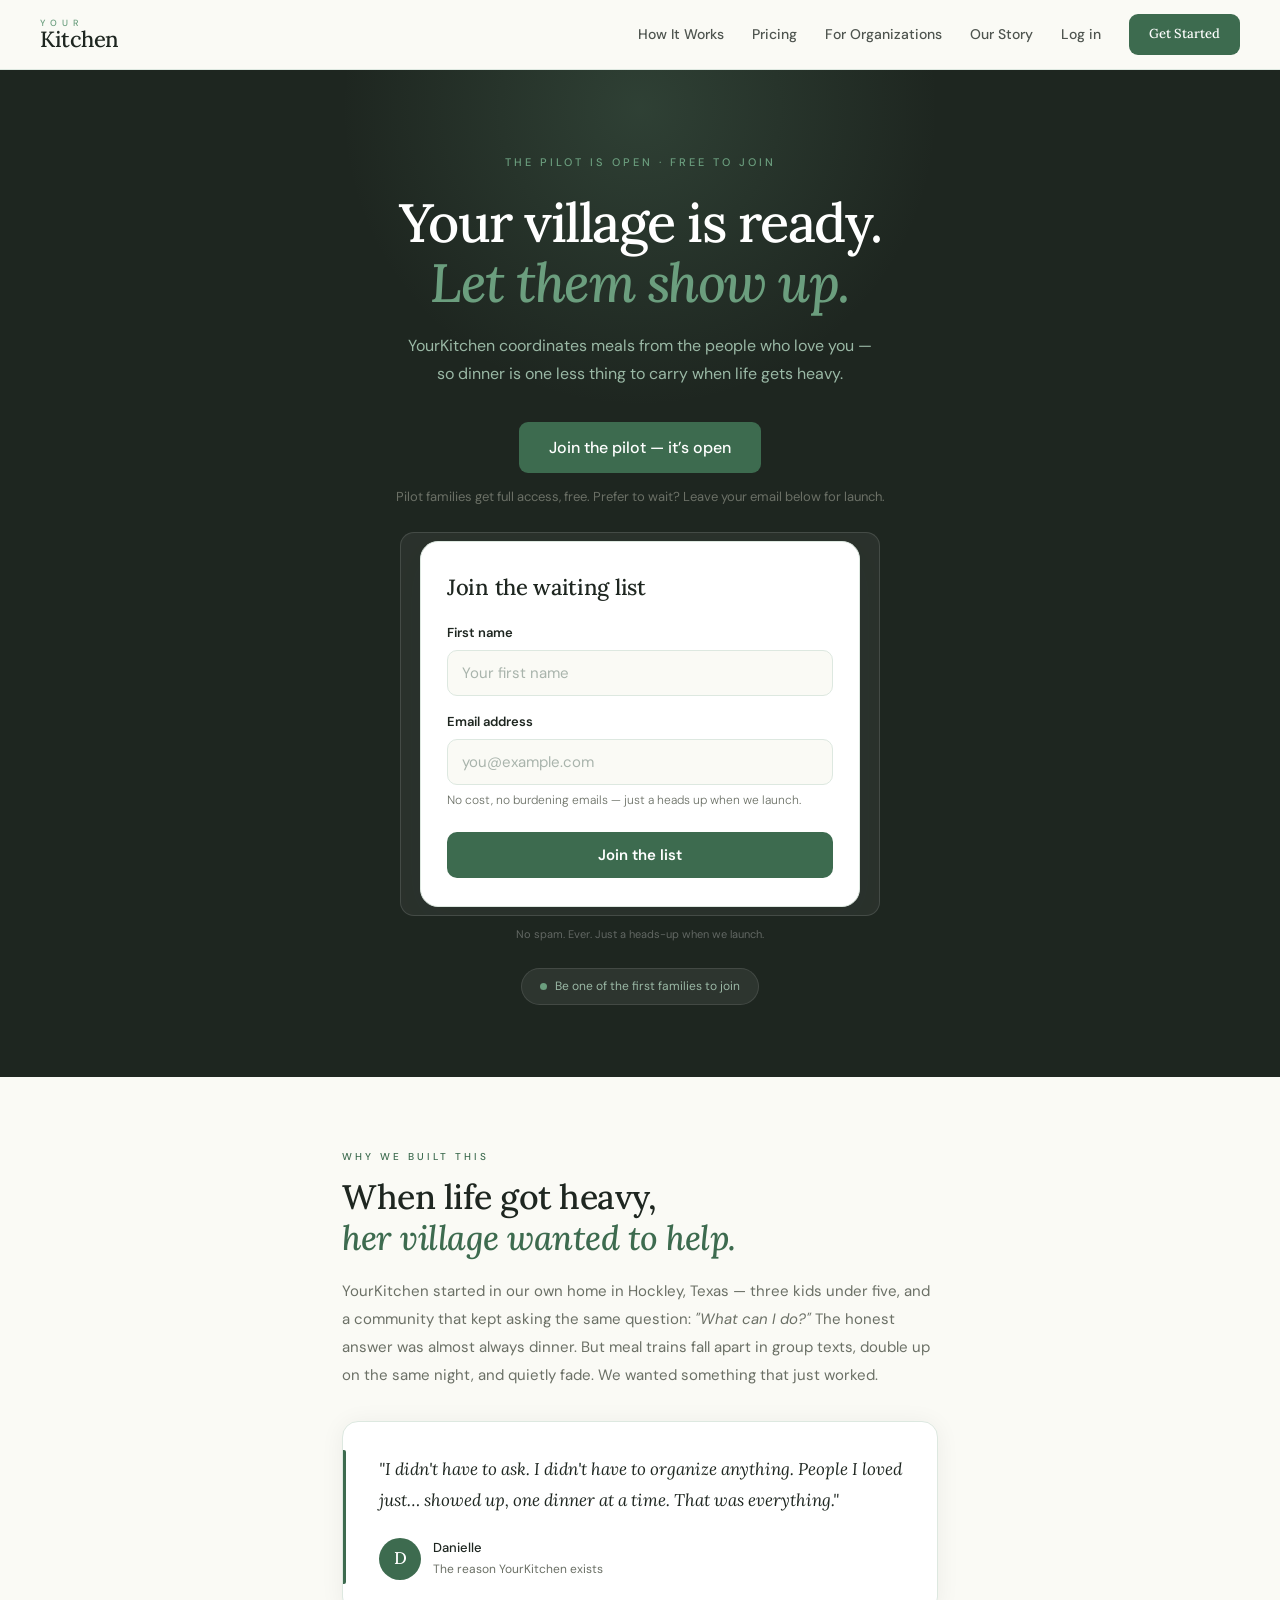
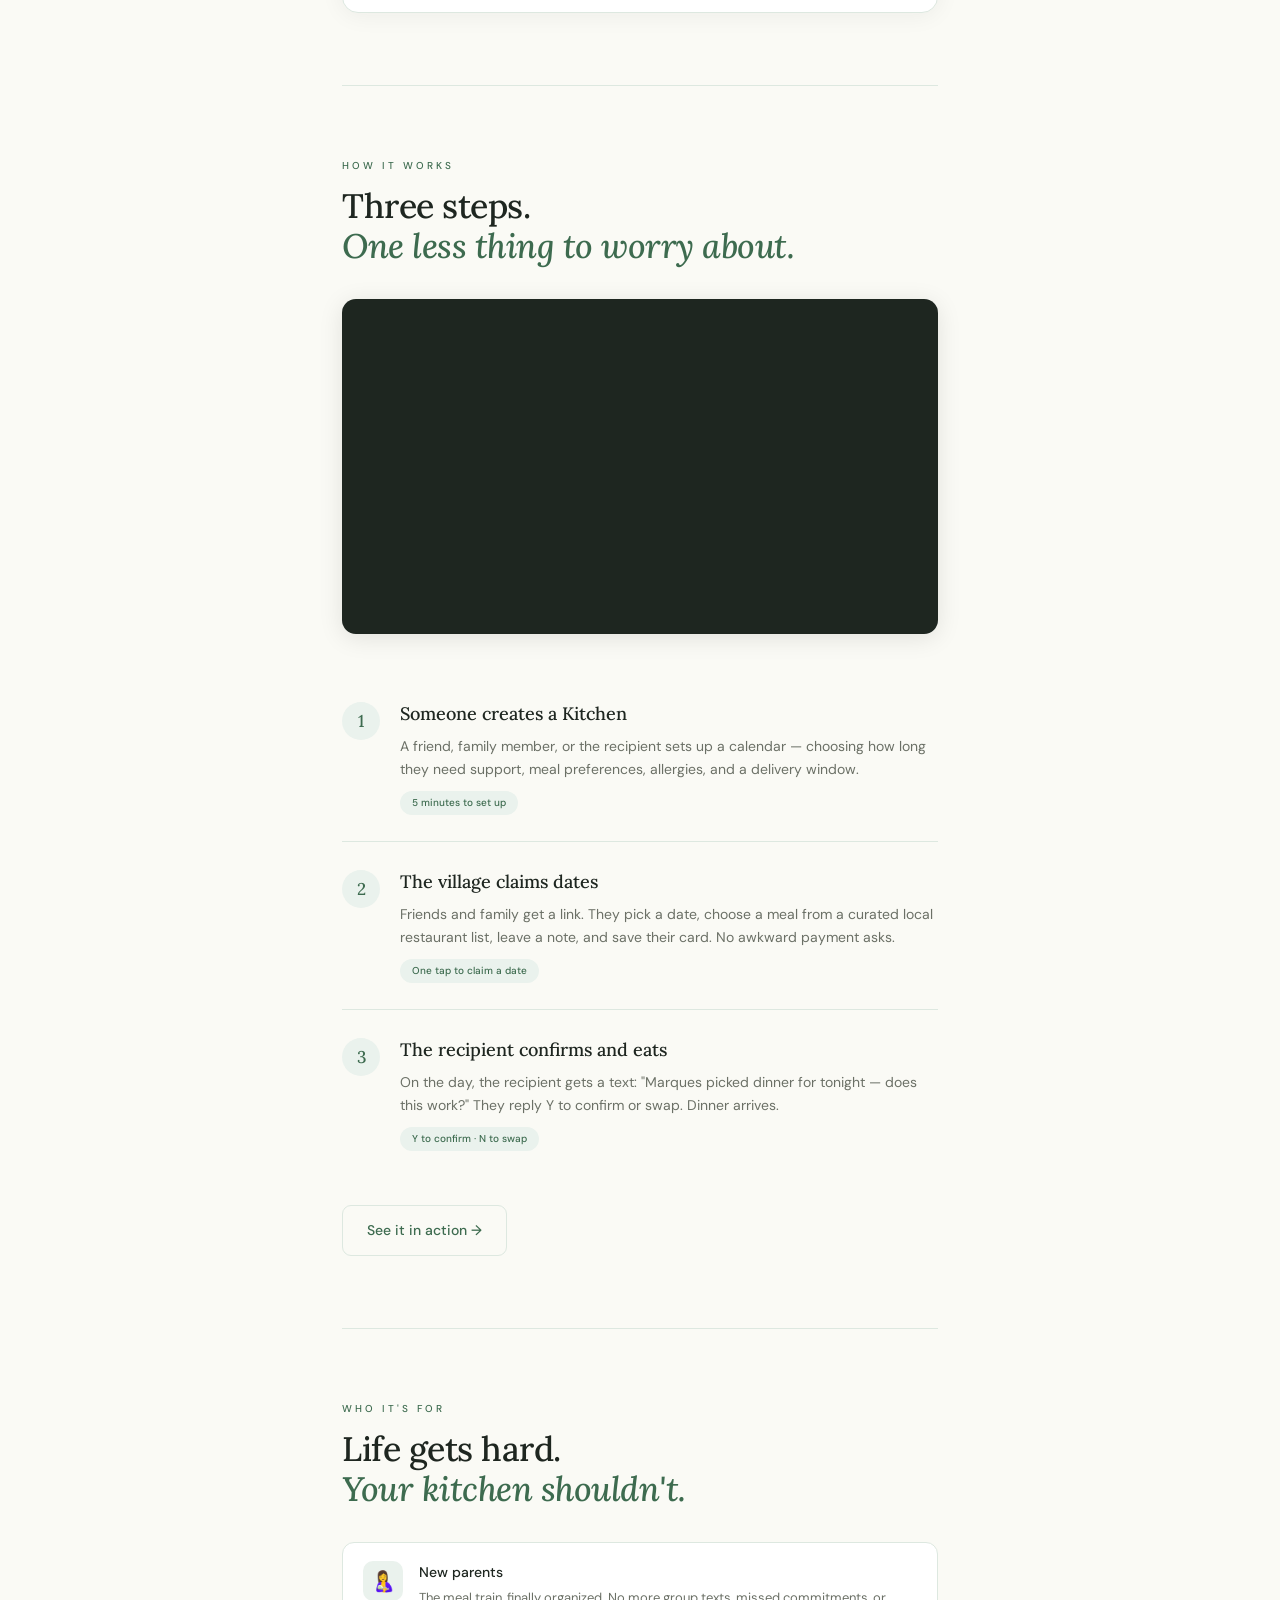
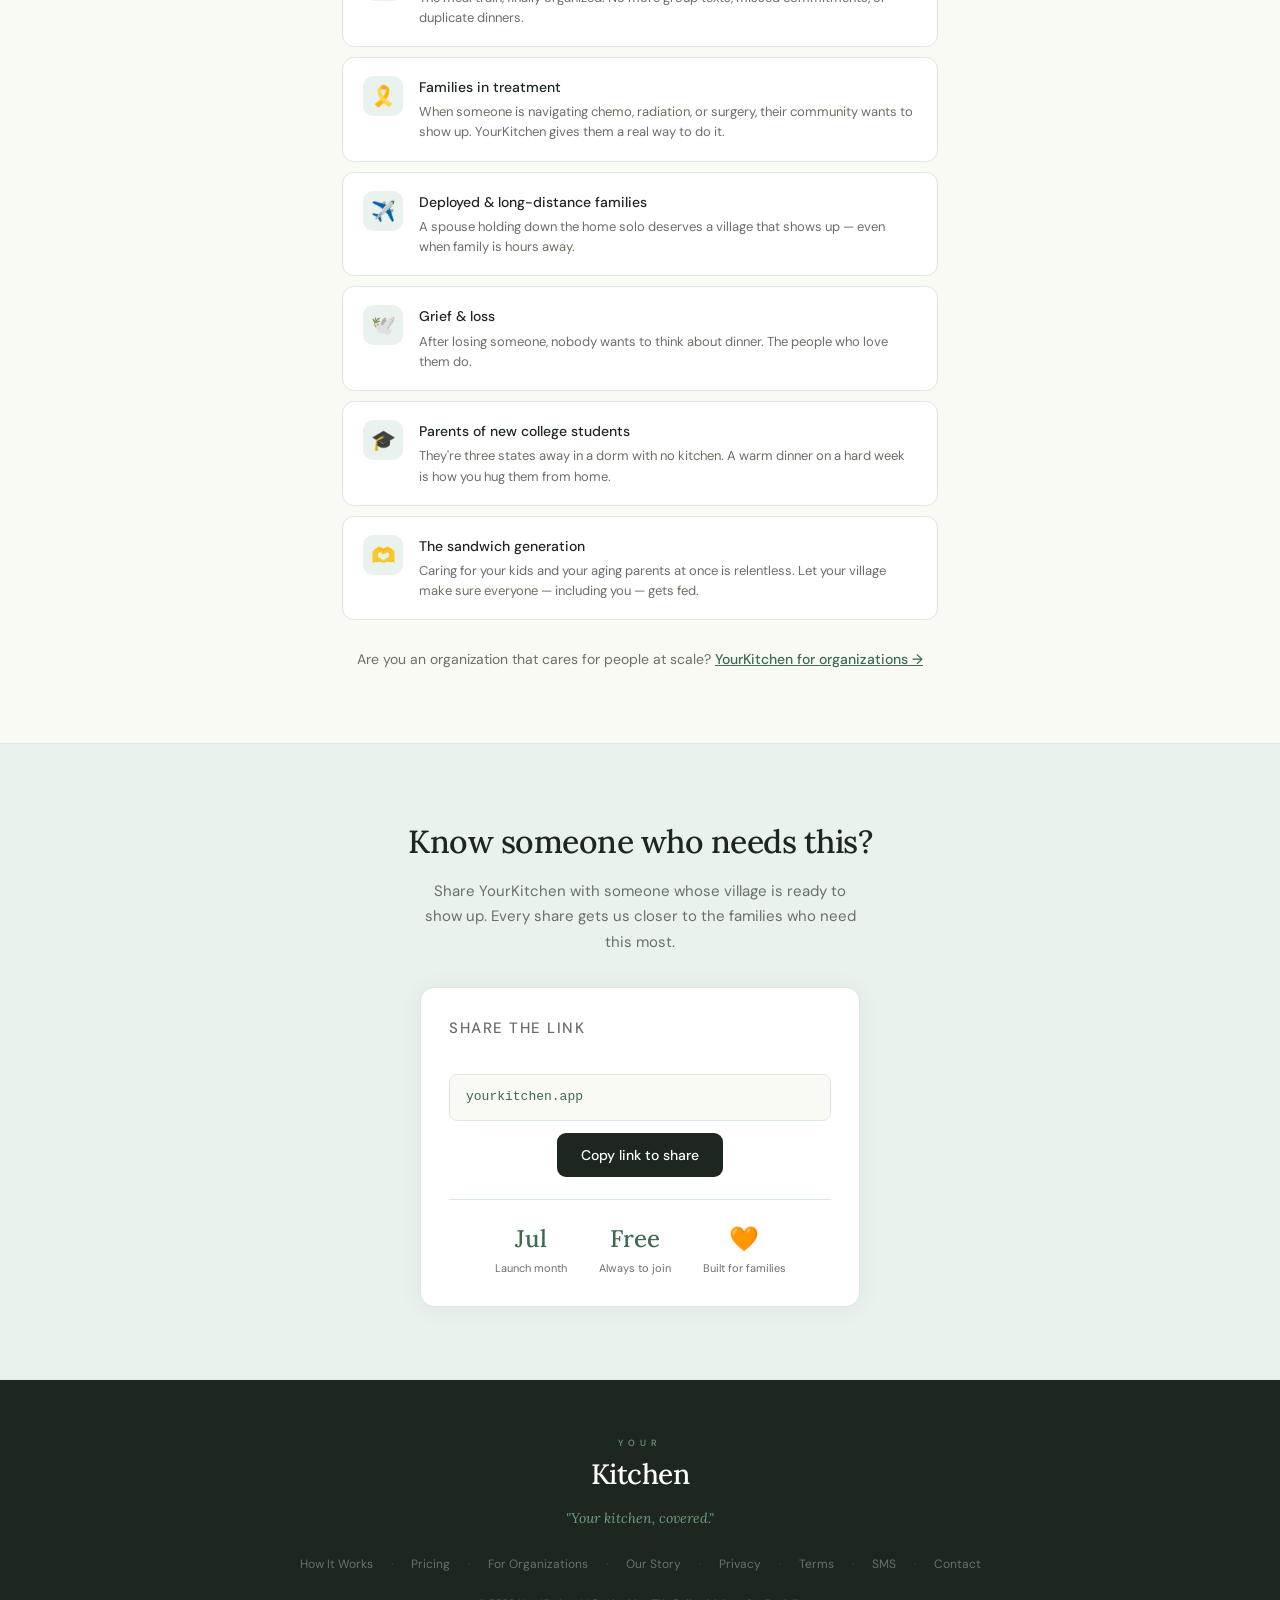
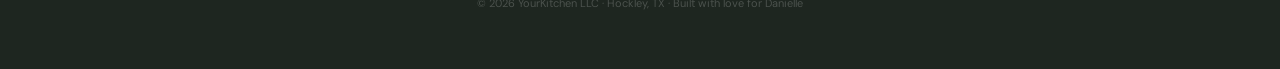
<file: index.html>
<!DOCTYPE html>
<html lang="en">
<head>
<meta charset="UTF-8">
<link rel="icon" href="/favicon.ico" sizes="any">
<link rel="icon" href="/favicon.svg" type="image/svg+xml">
<link rel="apple-touch-icon" href="/apple-touch-icon.png">
<meta name="viewport" content="width=device-width, initial-scale=1.0">
<meta name="description" content="YourKitchen coordinates meals from the people who love you — so dinner is one less thing to carry when life gets heavy.">
<meta property="og:title" content="YourKitchen — Your kitchen, covered.">
<meta property="og:description" content="Your village is ready. Let them show up. A simpler way for your people to send real meals when life gets heavy.">
<meta property="og:url" content="https://yourkitchen.app">
<meta property="og:type" content="website">
<meta name="twitter:card" content="summary_large_image">
<meta name="twitter:title" content="YourKitchen — Your kitchen, covered.">
<meta name="twitter:description" content="Your village is ready. Let them show up.">
<title>YourKitchen — Your kitchen, covered.</title>
<link rel="preconnect" href="https://fonts.googleapis.com">
<link rel="preconnect" href="https://fonts.gstatic.com" crossorigin>
<link href="https://fonts.googleapis.com/css2?family=Lora:ital,wght@0,400;0,500;0,600;1,400;1,500&family=DM+Sans:wght@300;400;500;600&display=swap" rel="stylesheet">
<link rel="stylesheet" href="styles.css?v=4">
<link rel="stylesheet" href="https://sibforms.com/forms/end-form/build/sib-styles.css">
<style>
.yk-form-card { max-width:440px; margin:0 auto; background:var(--white,#fff); border:0.5px solid var(--border); border-radius:18px; padding:28px 26px; box-shadow:0 12px 40px rgba(30,38,32,0.08); text-align:left; }
.yk-form-title { font-family:'Lora',serif; font-size:22px; font-weight:500; color:var(--forest); margin:0 0 18px; letter-spacing:-0.3px; }
.yk-field { margin-bottom:16px; }
.yk-field label { display:block; font-size:13px; font-weight:600; color:var(--forest); margin-bottom:6px; }
.yk-field input { width:100%; box-sizing:border-box; padding:12px 14px; border:1px solid var(--border); border-radius:10px; font-family:'DM Sans',sans-serif; font-size:15px; color:var(--forest); background:var(--cream); transition:border-color .15s, background .15s; }
.yk-field input:focus { outline:none; border-color:var(--sage-mid); background:var(--white,#fff); }
.yk-field input::placeholder { color:#A9B4AC; }
.yk-hint { display:block; font-size:12px; color:var(--stone); margin-top:6px; font-weight:300; }
.yk-submit { width:100%; margin-top:6px; cursor:pointer; border:none; font-size:15px; font-weight:600; padding:13px; border-radius:10px; }
.yk-msg { display:none; font-size:14px; border-radius:10px; padding:12px 14px; margin-bottom:16px; }
.yk-msg--error { color:#7a1d1d; background:#ffeded; border:1px solid #f3b4b4; }
.yk-msg--success { color:#0a5a2e; background:#e7faf0; border:1px solid #9ad9b6; }
.video-wrap { position:relative;width:100%;padding-bottom:56.25%;margin:32px 0 40px;border-radius:14px;overflow:hidden;background:#1E2620;box-shadow:0 4px 24px rgba(0,0,0,0.10); }
.video-wrap iframe { position:absolute;top:0;left:0;width:100%;height:100%;border:none; }
</style>
</head>
<body>

<!-- ===== NAV (shared markup) ===== -->
<header class="site-nav">
<a class="nav-logo" href="index.html">
<span class="nav-your">Your</span>
<span class="nav-kitchen">Kitchen</span>
</a>
<nav class="nav-links" id="navMenu">
<a href="how-it-works.html">How It Works</a>
<a href="pricing.html">Pricing</a>
<a href="organizations.html">For Organizations</a>
<a href="about.html">Our Story</a>
<a class="nav-login" href="https://app.yourkitchen.app/login">Log in</a>
<a class="nav-cta" href="https://app.yourkitchen.app/signup" onclick="return openPilotModal(event)">Get Started</a>
</nav>
<button class="nav-toggle" id="navToggle" aria-label="Open menu" aria-expanded="false">
<span></span><span></span><span></span>
</button>
</header>

<!-- ===== HERO ===== -->
<section class="hero" id="waitlist">
<div class="eyebrow reveal">The pilot is open · free to join</div>
<h1 class="reveal d1">Your village is ready.<br><em>Let them show up.</em></h1>
<p class="hero-sub reveal d2">YourKitchen coordinates meals from the people who love you — so dinner is one less thing to carry when life gets heavy.</p>

<div class="reveal d2" style="margin:6px 0 24px;">
<button class="btn btn-primary" style="font-size:16px;padding:15px 30px;" onclick="openPilotModal(event)">Join the pilot — it&rsquo;s open</button>
<p style="font-size:13px;color:var(--stone);margin:14px 0 0;">Pilot families get full access, free. Prefer to wait? Leave your email below for launch.</p>
</div>

<div class="brevo-wrapper reveal d3">
<div class="yk-form-card">
<div id="error-message" class="sib-form-message-panel yk-msg yk-msg--error">
<span class="sib-form-message-panel__inner-text">Your subscription could not be saved. Please try again.</span>
</div>
<div id="success-message" class="sib-form-message-panel yk-msg yk-msg--success">
<span class="sib-form-message-panel__inner-text">You're on the list — we'll be in touch. 🧡</span>
</div>
<div id="sib-container">
<form id="sib-form" method="POST" action="https://594524f6.sibforms.com/serve/[base64]" data-type="subscription">
<h3 class="yk-form-title">Join the waiting list</h3>
<div class="yk-field">
<label for="FIRSTNAME">First name</label>
<input type="text" id="FIRSTNAME" name="FIRSTNAME" maxlength="200" autocomplete="given-name" placeholder="Your first name" data-required="true" required />
</div>
<div class="yk-field">
<label for="EMAIL">Email address</label>
<input type="email" id="EMAIL" name="EMAIL" autocomplete="email" placeholder="you@example.com" data-required="true" required />
<span class="yk-hint">No cost, no burdening emails — just a heads up when we launch.</span>
</div>
<button class="btn btn-primary yk-submit" form="sib-form" type="submit">Join the list</button>
<input type="text" name="email_address_check" value="" class="input--hidden" style="display:none!important;" />
<input type="hidden" name="locale" value="en" />
</form>
</div>
</div>
</div>
<p class="brevo-note">No spam. Ever. Just a heads-up when we launch.</p>

<div class="hero-count reveal d4">
<div class="pulse"></div>
<span>Be one of the first families to join</span>
</div>
</section>

<div class="container">

<!-- ===== STORY ===== -->
<div class="section">
<p class="section-eyebrow">Why we built this</p>
<h2 class="section-h2">When life got heavy,<br><em>her village wanted to help.</em></h2>
<p class="section-body">YourKitchen started in our own home in Hockley, Texas — three kids under five, and a community that kept asking the same question: <em>"What can I do?"</em> The honest answer was almost always dinner. But meal trains fall apart in group texts, double up on the same night, and quietly fade. We wanted something that just worked.</p>
<div class="story-card">
<p class="story-quote">"I didn't have to ask. I didn't have to organize anything. People I loved just… showed up, one dinner at a time. That was everything."</p>
<div class="story-attr">
<div class="story-avatar">D</div>
<div>
<div class="story-name">Danielle</div>
<div class="story-title">The reason YourKitchen exists</div>
</div>
</div>
</div>
</div>

<!-- ===== HOW IT WORKS (condensed) ===== -->
<div class="section section--border">
<p class="section-eyebrow">How it works</p>
<h2 class="section-h2">Three steps.<br><em>One less thing to worry about.</em></h2>

<div class="video-wrap">
<iframe
  src="https://www.youtube.com/embed/SskTojLbTzc"
  title="How YourKitchen works"
  frameborder="0"
  allow="accelerometer; autoplay; clipboard-write; encrypted-media; gyroscope; picture-in-picture; web-share"
  allowfullscreen>
</iframe>
</div>

<div class="steps">
<div class="step">
<div class="step-num">1</div>
<div>
<h3>Someone creates a Kitchen</h3>
<p>A friend, family member, or the recipient sets up a calendar — choosing how long they need support, meal preferences, allergies, and a delivery window.</p>
<span class="step-tag">5 minutes to set up</span>
</div>
</div>
<div class="step">
<div class="step-num">2</div>
<div>
<h3>The village claims dates</h3>
<p>Friends and family get a link. They pick a date, choose a meal from a curated local restaurant list, leave a note, and save their card. No awkward payment asks.</p>
<span class="step-tag">One tap to claim a date</span>
</div>
</div>
<div class="step">
<div class="step-num">3</div>
<div>
<h3>The recipient confirms and eats</h3>
<p>On the day, the recipient gets a text: "Marques picked dinner for tonight — does this work?" They reply Y to confirm or swap. Dinner arrives.</p>
<span class="step-tag">Y to confirm · N to swap</span>
</div>
</div>
</div>
<p style="margin-top:28px;"><a class="btn btn-ghost" href="how-it-works.html">See it in action →</a></p>
</div>

<!-- ===== WHO IT'S FOR ===== -->
<div class="section section--border">
<p class="section-eyebrow">Who it's for</p>
<h2 class="section-h2">Life gets hard.<br><em>Your kitchen shouldn't.</em></h2>
<div class="use-cases">
<div class="use-card">
<div class="use-icon">🤱</div>
<div><h4>New parents</h4><p>The meal train, finally organized. No more group texts, missed commitments, or duplicate dinners.</p></div>
</div>
<div class="use-card">
<div class="use-icon">🎗️</div>
<div><h4>Families in treatment</h4><p>When someone is navigating chemo, radiation, or surgery, their community wants to show up. YourKitchen gives them a real way to do it.</p></div>
</div>
<div class="use-card">
<div class="use-icon">✈️</div>
<div><h4>Deployed &amp; long-distance families</h4><p>A spouse holding down the home solo deserves a village that shows up — even when family is hours away.</p></div>
</div>
<div class="use-card">
<div class="use-icon">🕊️</div>
<div><h4>Grief &amp; loss</h4><p>After losing someone, nobody wants to think about dinner. The people who love them do.</p></div>
</div>
<div class="use-card">
<div class="use-icon">🎓</div>
<div><h4>Parents of new college students</h4><p>They're three states away in a dorm with no kitchen. A warm dinner on a hard week is how you hug them from home.</p></div>
</div>
<div class="use-card">
<div class="use-icon">🫶</div>
<div><h4>The sandwich generation</h4><p>Caring for your kids and your aging parents at once is relentless. Let your village make sure everyone — including you — gets fed.</p></div>
</div>
</div>
<p style="text-align:center;margin-top:28px;font-size:14px;color:var(--stone);">Are you an organization that cares for people at scale? <a href="organizations.html" style="color:var(--sage);font-weight:500;">YourKitchen for organizations →</a></p>
</div>

</div>

<!-- ===== REFER / SHARE ===== -->
<section class="refer-section">
<h2>Know someone who needs this?</h2>
<p>Share YourKitchen with someone whose village is ready to show up. Every share gets us closer to the families who need this most.</p>
<div class="refer-card">
<p class="refer-label">Share the link</p>
<div class="refer-link-box">yourkitchen.app</div>
<button class="btn btn-dark refer-btn" onclick="shareLink()">Copy link to share</button>
<div class="refer-stats">
<div><span class="stat-num">Jul</span><span class="stat-lbl">Launch month</span></div>
<div><span class="stat-num">Free</span><span class="stat-lbl">Always to join</span></div>
<div><span class="stat-num">🧡</span><span class="stat-lbl">Built for families</span></div>
</div>
</div>
</section>

<!-- ===== FOOTER (shared markup) ===== -->
<footer class="site-footer">
<div class="footer-your">Your</div>
<div class="footer-kitchen">Kitchen</div>
<p class="footer-tagline">"Your kitchen, covered."</p>
<div class="footer-links">
<a href="how-it-works.html">How It Works</a><span class="footer-sep">·</span>
<a href="pricing.html">Pricing</a><span class="footer-sep">·</span>
<a href="organizations.html">For Organizations</a><span class="footer-sep">·</span>
<a href="about.html">Our Story</a><span class="footer-sep">·</span>
<a href="privacy.html">Privacy</a><span class="footer-sep">·</span>
<a href="terms.html">Terms</a><span class="footer-sep">·</span>
<a href="sms-opt-in.html">SMS</a><span class="footer-sep">·</span>
<a href="mailto:marques@yourkitchen.app">Contact</a>
</div>
<p class="footer-copy">© <span id="year">2026</span> YourKitchen LLC · Hockley, TX · Built with love for Danielle</p>
</footer>

<script>
window.REQUIRED_CODE_ERROR_MESSAGE = 'Please choose a country code';
window.LOCALE = 'en';
window.EMAIL_INVALID_MESSAGE = window.SMS_INVALID_MESSAGE = "The information provided is invalid. Please review the field format and try again.";
window.REQUIRED_ERROR_MESSAGE = "This field cannot be left blank. ";
window.GENERIC_INVALID_MESSAGE = "The information provided is invalid. Please review the field format and try again.";
window.translation = { common: { selectedList: '{quantity} list selected', selectedLists: '{quantity} lists selected', selectedOption: '{quantity} selected', selectedOptions: '{quantity} selected' } };
var AUTOHIDE = Boolean(0);
</script>
<!-- Brevo main.js removed: replaced with direct-POST handler (see yk-brevo-submit below) -->
<script src="script.js?v=4"></script>
<script>
(function () {
var form = document.getElementById('sib-form');
if (!form) return;
var successEl = document.getElementById('success-message');
var errorEl = document.getElementById('error-message');

function show(el) { if (el) { el.style.display = 'block'; } }
function hide(el) { if (el) { el.style.display = 'none'; } }

// Panels start hidden
hide(successEl); hide(errorEl);

form.addEventListener('submit', function (e) {
e.preventDefault();
hide(successEl); hide(errorEl);

var emailInput = form.querySelector('#EMAIL');
var honeypot = form.querySelector('input[name="email_address_check"]');
var email = emailInput ? emailInput.value.trim() : '';

// Honeypot: if filled, it's a bot — silently pretend success, don't submit.
if (honeypot && honeypot.value) { show(successEl); return; }

// Basic email validation
if (!email || !/^[^@\s]+@[^@\s]+\.[^@\s]+$/.test(email)) {
if (errorEl) {
var t = errorEl.querySelector('.sib-form-message-panel__inner-text');
if (t) t.textContent = 'Please enter a valid email address.';
}
show(errorEl);
return;
}

var btn = form.querySelector('button[type="submit"]');
if (btn) { btn.disabled = true; btn.textContent = 'Joining…'; }

var data = new FormData(form);
// Submit directly to Brevo. no-cors: the request goes through, but the response is opaque
// (Brevo doesn't send CORS headers), so we treat a completed request as success.
fetch(form.action, { method: 'POST', body: data, mode: 'no-cors' })
.then(function () {
show(successEl);
form.reset();
})
.catch(function () {
show(errorEl);
})
.finally(function () {
if (btn) { btn.disabled = false; btn.textContent = 'Join the list'; }
});
});
})();
</script>

<!-- ===== PILOT WELCOME MODAL ===== -->
<style>
.yk-modal-overlay{position:fixed;inset:0;background:rgba(30,38,32,.55);display:none;align-items:center;justify-content:center;z-index:2000;padding:18px;}
.yk-modal-overlay.open{display:flex;}
.yk-modal{position:relative;background:var(--cream);border:1px solid var(--border);border-radius:20px;max-width:480px;width:100%;max-height:90vh;overflow-y:auto;padding:30px 26px 26px;box-shadow:0 24px 70px rgba(30,38,32,.35);font-family:'DM Sans',sans-serif;}
.yk-modal-x{position:absolute;top:14px;right:16px;background:none;border:none;font-size:20px;color:var(--stone);cursor:pointer;line-height:1;padding:6px;}
.yk-modal-eyebrow{font-size:11px;font-weight:600;letter-spacing:2px;text-transform:uppercase;color:var(--sage-mid);margin-bottom:8px;}
.yk-modal-title{font-family:'Lora',serif;font-size:24px;font-weight:600;color:var(--forest);margin:0 0 10px;line-height:1.2;}
.yk-modal-lead{font-size:14.5px;color:var(--stone);line-height:1.6;margin:0 0 4px;}
.yk-modal-block{border-top:1px solid var(--border);padding-top:14px;margin-top:16px;}
.yk-modal-block h3{font-family:'Lora',serif;font-size:15px;font-weight:600;color:var(--sage);margin:0 0 6px;}
.yk-modal-block p{font-size:14px;color:var(--forest);line-height:1.6;margin:0 0 10px;opacity:.92;}
.yk-modal-form{display:inline-block;font-size:14px;padding:9px 16px;margin-top:2px;}
.yk-modal-support{font-size:13px;color:var(--stone);margin:12px 0 0;}
.yk-modal-support a{color:var(--sage);font-weight:500;text-decoration:none;}
.yk-modal-go{width:100%;font-size:16px;padding:15px;margin-top:12px;}
.yk-modal-go:disabled{opacity:.45;cursor:not-allowed;}
.yk-modal-agree{display:flex;align-items:flex-start;gap:9px;font-size:13px;color:var(--forest);line-height:1.5;margin-top:20px;cursor:pointer;}
.yk-modal-agree input{margin-top:2px;width:17px;height:17px;flex-shrink:0;accent-color:var(--sage);cursor:pointer;}
.yk-modal-agree a{color:var(--sage);font-weight:600;text-decoration:none;}
.yk-modal-later{display:block;width:100%;background:none;border:none;color:var(--stone);font-size:13.5px;font-weight:500;cursor:pointer;margin-top:12px;font-family:'DM Sans',sans-serif;}
</style>
<div class="yk-modal-overlay" id="pilotModal" onclick="if(event.target===this)closePilotModal()">
<div class="yk-modal" role="dialog" aria-modal="true" aria-labelledby="pilotTitle">
<button class="yk-modal-x" onclick="closePilotModal()" aria-label="Close">✕</button>
<div class="yk-modal-eyebrow">The pilot is open</div>
<h2 class="yk-modal-title" id="pilotTitle">Welcome — you&rsquo;re one of the first 🌿</h2>
<p class="yk-modal-lead">You&rsquo;re about to join the YourKitchen pilot. Here&rsquo;s what to expect before you create your account.</p>

<div class="yk-modal-block">
<h3>What you can do</h3>
<p>Create your Kitchen, add your favorite restaurants and meals, and open the days you&rsquo;d like a hand. Your village sends real, home-delivered meals — and you confirm each one with a quick text before anything is ever charged. Full access, free for the whole pilot.</p>
</div>

<div class="yk-modal-block">
<h3>A little grace, please</h3>
<p>These are early days. Most of it runs smoothly, but you may bump into a rough edge here and there. If something feels off, telling us is genuinely the most helpful thing you can do — it shapes what we fix first.</p>
</div>

<div class="yk-modal-block">
<h3>Tell us how it&rsquo;s going</h3>
<p>Share anything — what worked, what didn&rsquo;t, what you wish it did.</p>
<a class="btn btn-ghost yk-modal-form" href="https://docs.google.com/forms/d/e/1FAIpQLSfNdC51-AFcUXBlwoZVcZgz4GPsSo-DghXT5A5u8RC93h9Ycg/viewform?usp=header" target="_blank" rel="noopener noreferrer">Open the feedback form →</a>
<p class="yk-modal-support">Or email us anytime at <a href="mailto:support@yourkitchen.app">support@yourkitchen.app</a>.</p>
</div>

<label class="yk-modal-agree"><input type="checkbox" id="agreeTerms" onchange="toggleAgree()"> I understand YourKitchen is an early pilot, and I agree to the <a href="terms.html" target="_blank" rel="noopener">Terms of Service &amp; Privacy Policy</a>.</label>
<button class="btn btn-primary yk-modal-go" id="pilotGo" disabled onclick="continueToSignup()">Create my account →</button>
<button class="yk-modal-later" onclick="closePilotModal()">Maybe later</button>
</div>
</div>
<script>
function openPilotModal(e){ if(e&&e.preventDefault)e.preventDefault(); var m=document.getElementById('pilotModal'); if(m){m.classList.add('open');document.body.style.overflow='hidden';} return false; }
function closePilotModal(){ var m=document.getElementById('pilotModal'); if(m){m.classList.remove('open');document.body.style.overflow='';} }
function continueToSignup(){ var c=document.getElementById('agreeTerms'); if(c&&!c.checked) return; window.location.href='https://app.yourkitchen.app/signup'; }
function toggleAgree(){ var b=document.getElementById('pilotGo'); var c=document.getElementById('agreeTerms'); if(b&&c) b.disabled=!c.checked; }
document.addEventListener('keydown', function(e){ if(e.key==='Escape')closePilotModal(); });
</script>
</body>
</html>
</file>
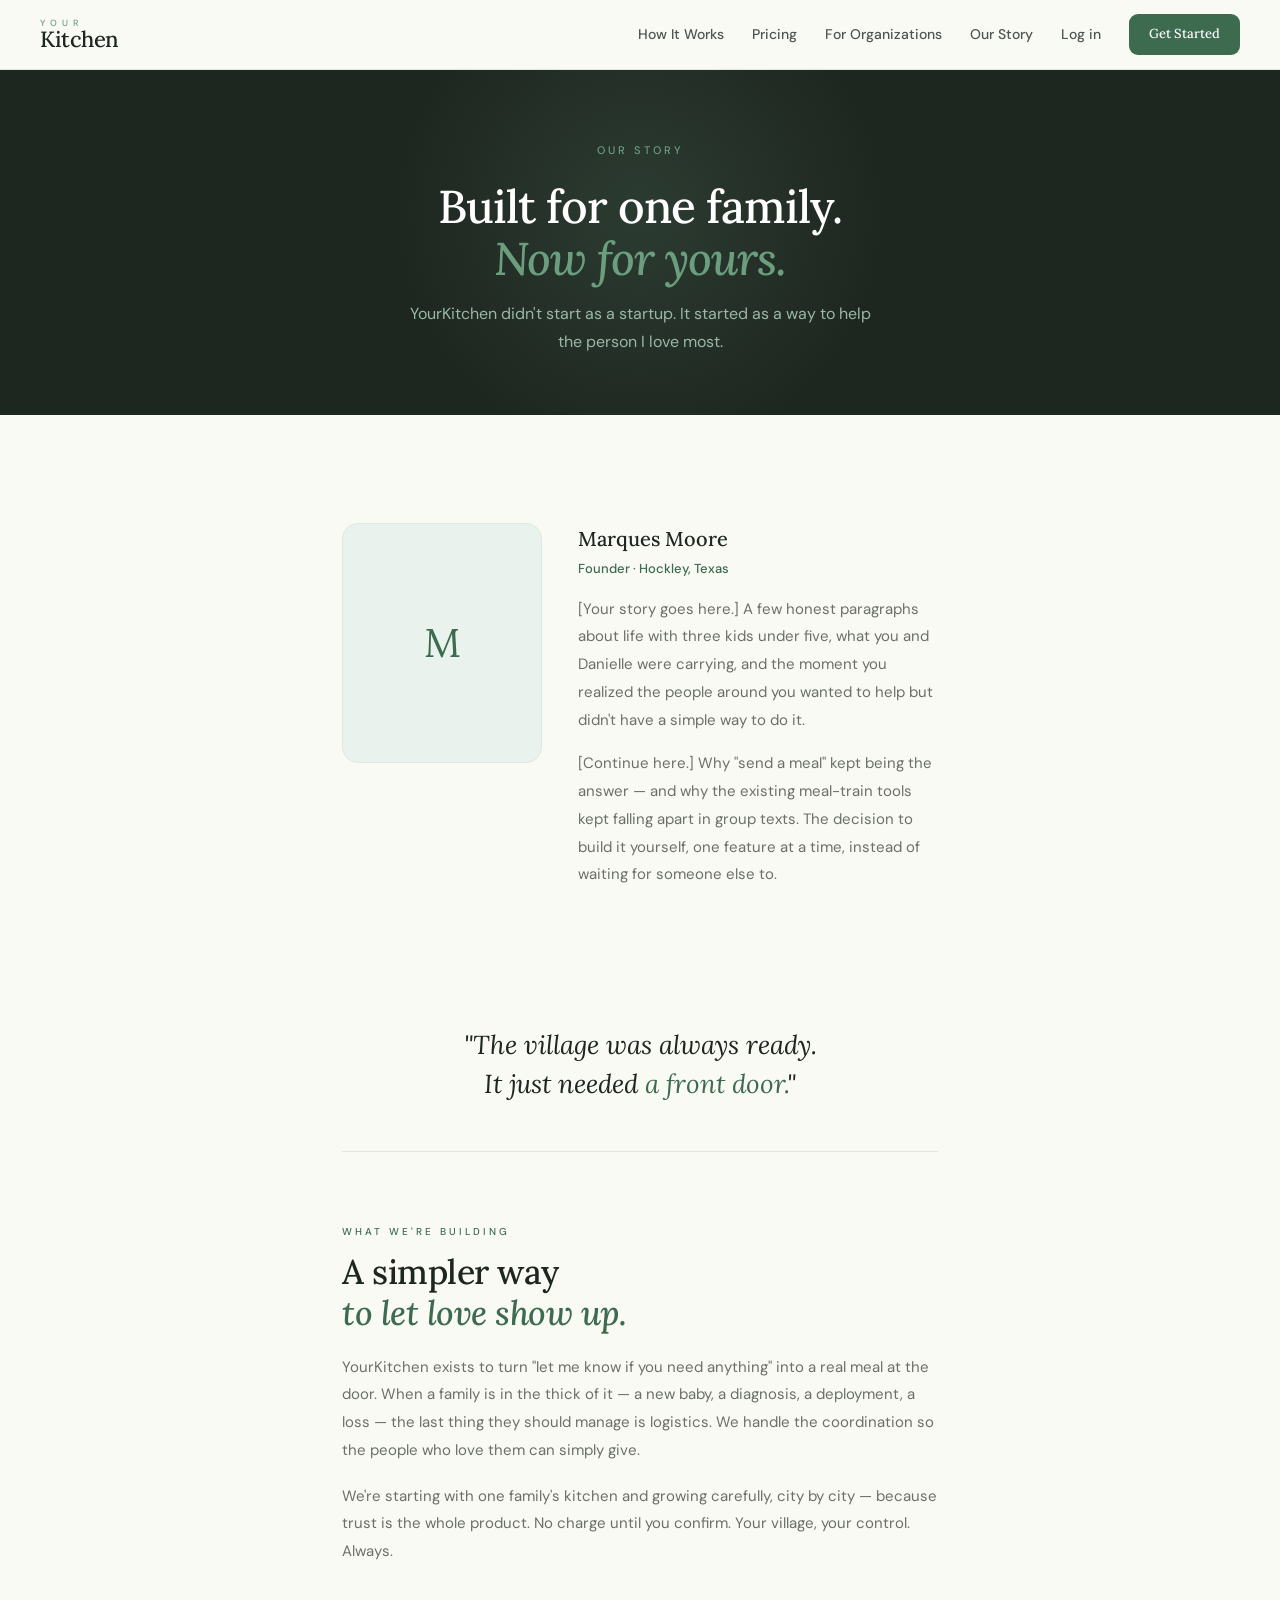
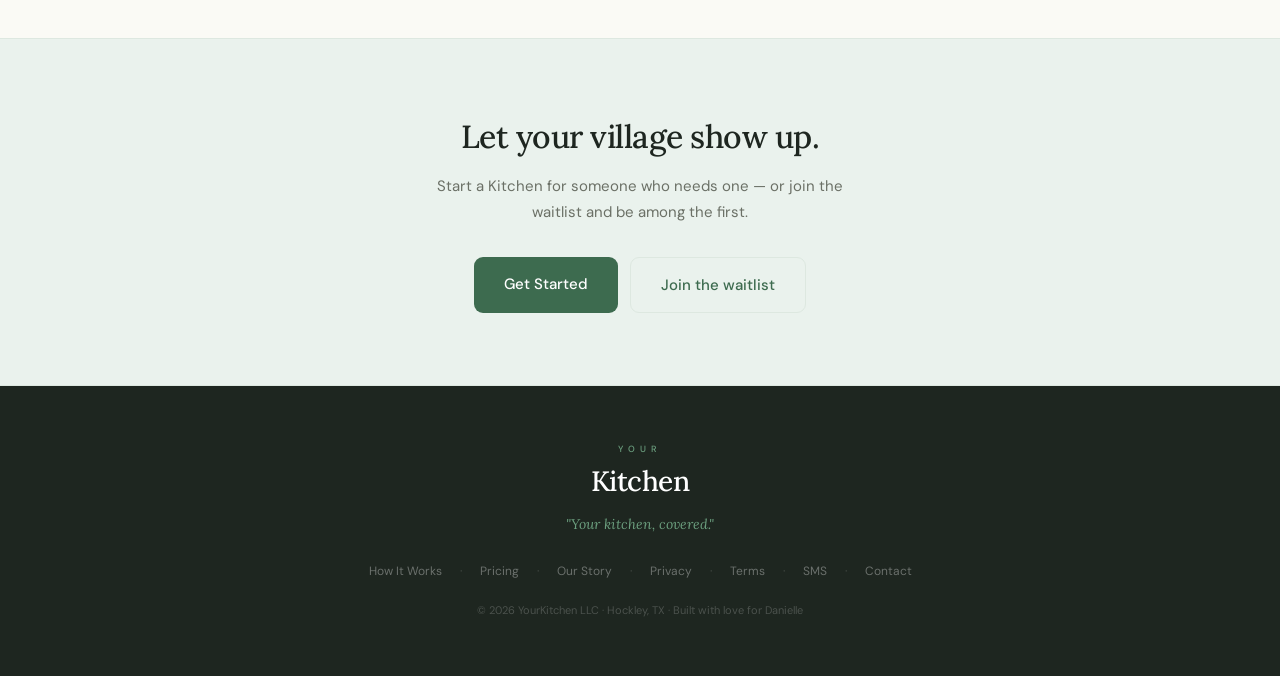
<file: about.html>
<!DOCTYPE html>
<html lang="en">
<head>
<meta charset="UTF-8">
<meta name="viewport" content="width=device-width, initial-scale=1.0">
<meta name="description" content="YourKitchen was built in a Texas home with three kids under five — for Danielle, and for every family whose village wants to show up.">
<meta property="og:title" content="Our Story — YourKitchen">
<meta property="og:description" content="Built for one family. Now for yours.">
<meta property="og:url" content="https://yourkitchen.app/about.html">
<meta property="og:type" content="website">
<title>Our Story — YourKitchen</title>
<link rel="preconnect" href="https://fonts.googleapis.com">
<link rel="preconnect" href="https://fonts.gstatic.com" crossorigin>
<link href="https://fonts.googleapis.com/css2?family=Lora:ital,wght@0,400;0,500;0,600;1,400;1,500&family=DM+Sans:wght@300;400;500;600&display=swap" rel="stylesheet">
<link rel="stylesheet" href="styles.css?v=4">
</head>
<body>

<header class="site-nav">
  <a class="nav-logo" href="index.html"><span class="nav-your">Your</span><span class="nav-kitchen">Kitchen</span></a>
  <nav class="nav-links" id="navMenu">
    <a href="how-it-works.html">How It Works</a>
    <a href="pricing.html">Pricing</a>
    <a href="organizations.html">For Organizations</a>
    <a href="about.html" class="active">Our Story</a>
    <a class="nav-login" href="https://app.yourkitchen.app/login">Log in</a>
    <a class="nav-cta" href="https://app.yourkitchen.app/signup">Get Started</a>
  </nav>
  <button class="nav-toggle" id="navToggle" aria-label="Open menu" aria-expanded="false"><span></span><span></span><span></span></button>
</header>

<section class="page-head">
  <div class="eyebrow reveal">Our story</div>
  <h1 class="reveal d1">Built for one family.<br><em>Now for yours.</em></h1>
  <p class="reveal d2">YourKitchen didn't start as a startup. It started as a way to help the person I love most.</p>
</section>

<div class="container">

  <!-- Founder -->
  <div class="section">
    <div class="founder">
      <div class="founder-photo">
        <!-- Replace with your photo: <img src="founder.jpg" alt="Marques Moore"> -->
        <span style="font-family:'Lora',serif;font-size:40px;color:var(--sage);">M</span>
      </div>
      <div class="founder-body">
        <h3>Marques Moore</h3>
        <div class="founder-role">Founder · Hockley, Texas</div>
        <p>[Your story goes here.] A few honest paragraphs about life with three kids under five, what you and Danielle were carrying, and the moment you realized the people around you wanted to help but didn't have a simple way to do it.</p>
        <p>[Continue here.] Why "send a meal" kept being the answer — and why the existing meal-train tools kept falling apart in group texts. The decision to build it yourself, one feature at a time, instead of waiting for someone else to.</p>
      </div>
    </div>
  </div>

  <!-- Pull quote -->
  <p class="pull">"The village was always ready.<br>It just needed <span>a front door.</span>"</p>

  <!-- Mission -->
  <div class="section section--border">
    <p class="section-eyebrow">What we're building</p>
    <h2 class="section-h2">A simpler way<br><em>to let love show up.</em></h2>
    <p class="section-body">YourKitchen exists to turn "let me know if you need anything" into a real meal at the door. When a family is in the thick of it — a new baby, a diagnosis, a deployment, a loss — the last thing they should manage is logistics. We handle the coordination so the people who love them can simply give.</p>
    <p class="section-body" style="margin-top:18px;">We're starting with one family's kitchen and growing carefully, city by city — because trust is the whole product. No charge until you confirm. Your village, your control. Always.</p>
  </div>

</div>

<section class="refer-section">
  <h2>Let your village show up.</h2>
  <p>Start a Kitchen for someone who needs one — or join the waitlist and be among the first.</p>
  <div style="display:flex;gap:12px;justify-content:center;flex-wrap:wrap;">
    <a class="btn btn-primary btn-lg" href="https://app.yourkitchen.app/signup">Get Started</a>
    <a class="btn btn-ghost btn-lg" href="index.html#waitlist">Join the waitlist</a>
  </div>
</section>

<footer class="site-footer">
  <div class="footer-your">Your</div>
  <div class="footer-kitchen">Kitchen</div>
  <p class="footer-tagline">"Your kitchen, covered."</p>
  <div class="footer-links">
    <a href="how-it-works.html">How It Works</a><span class="footer-sep">·</span>
    <a href="pricing.html">Pricing</a><span class="footer-sep">·</span>
    <a href="about.html">Our Story</a><span class="footer-sep">·</span>
    <a href="privacy.html">Privacy</a><span class="footer-sep">·</span>
    <a href="terms.html">Terms</a><span class="footer-sep">·</span>
    <a href="sms-opt-in.html">SMS</a><span class="footer-sep">·</span>
    <a href="mailto:marques@yourkitchen.app">Contact</a>
  </div>
  <p class="footer-copy">© <span id="year">2026</span> YourKitchen LLC · Hockley, TX · Built with love for Danielle</p>
</footer>

<script src="script.js?v=4"></script>
</body>
</html>
</file>
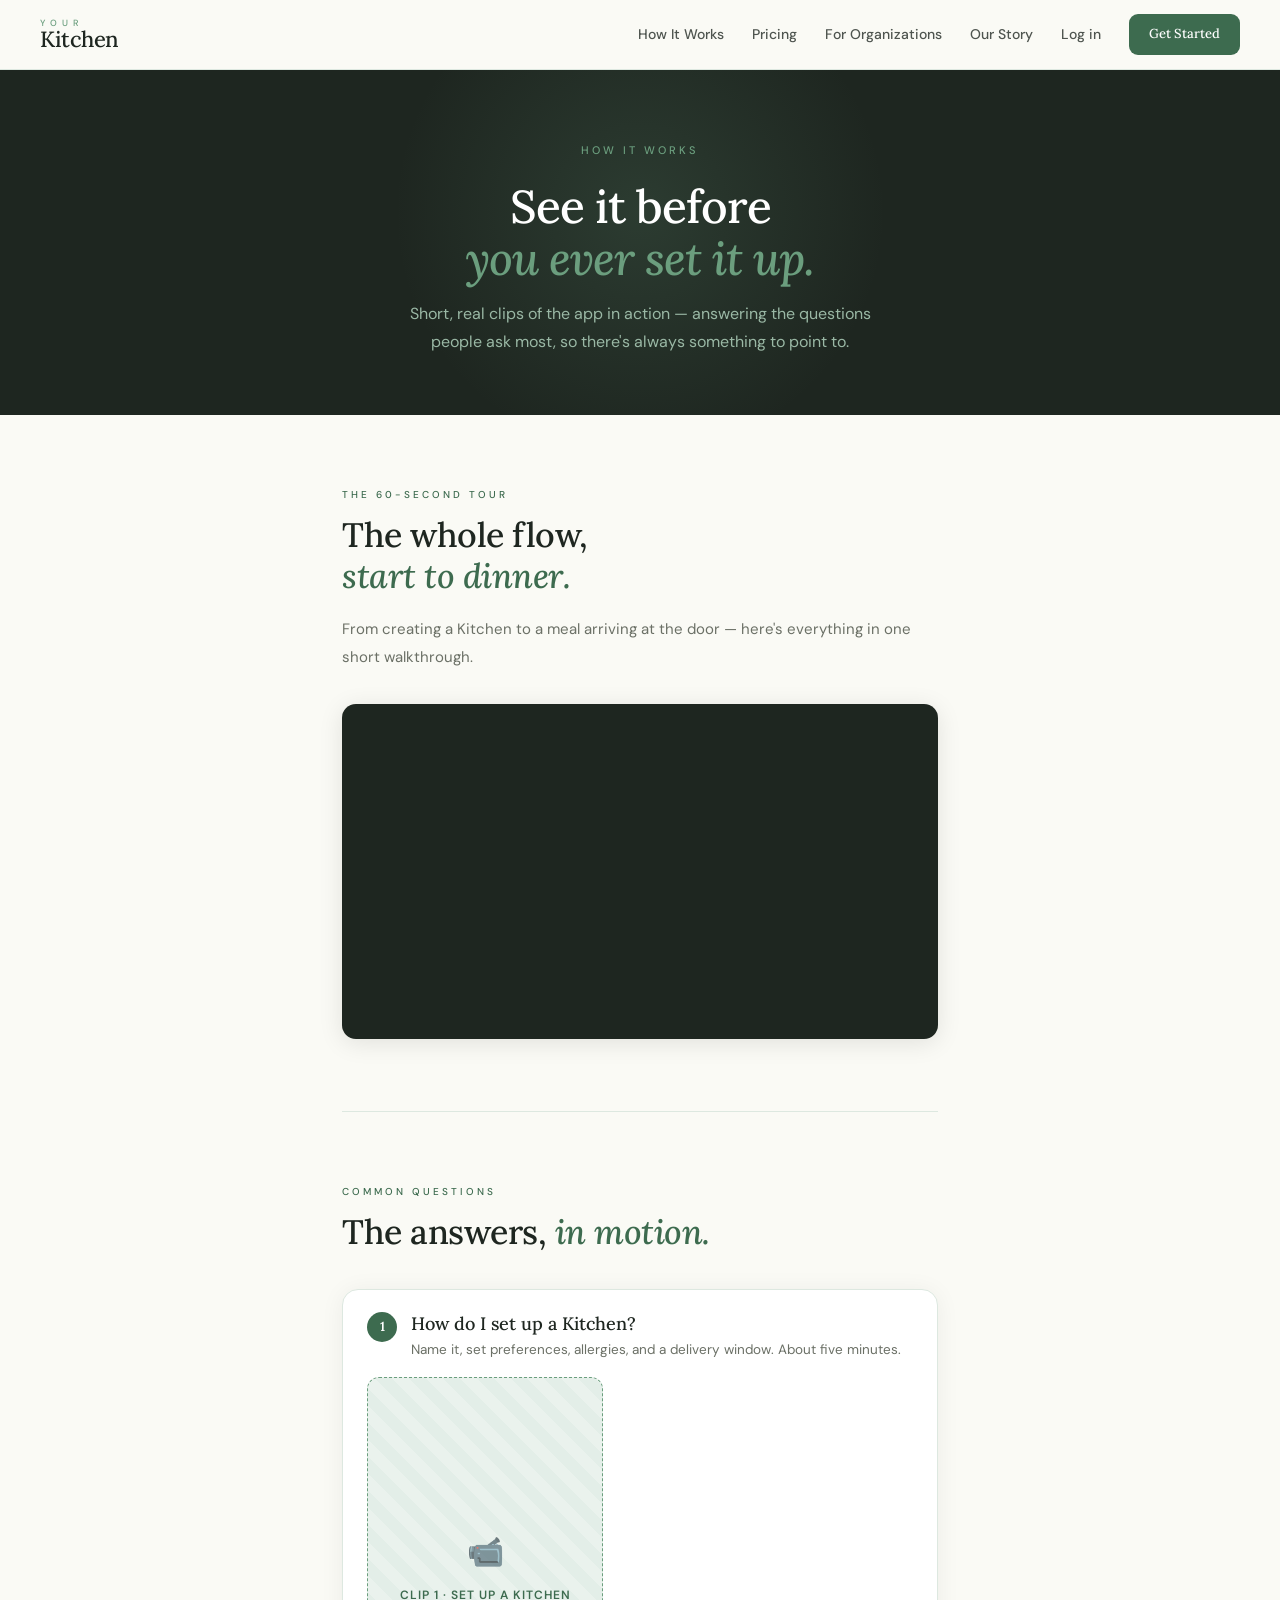
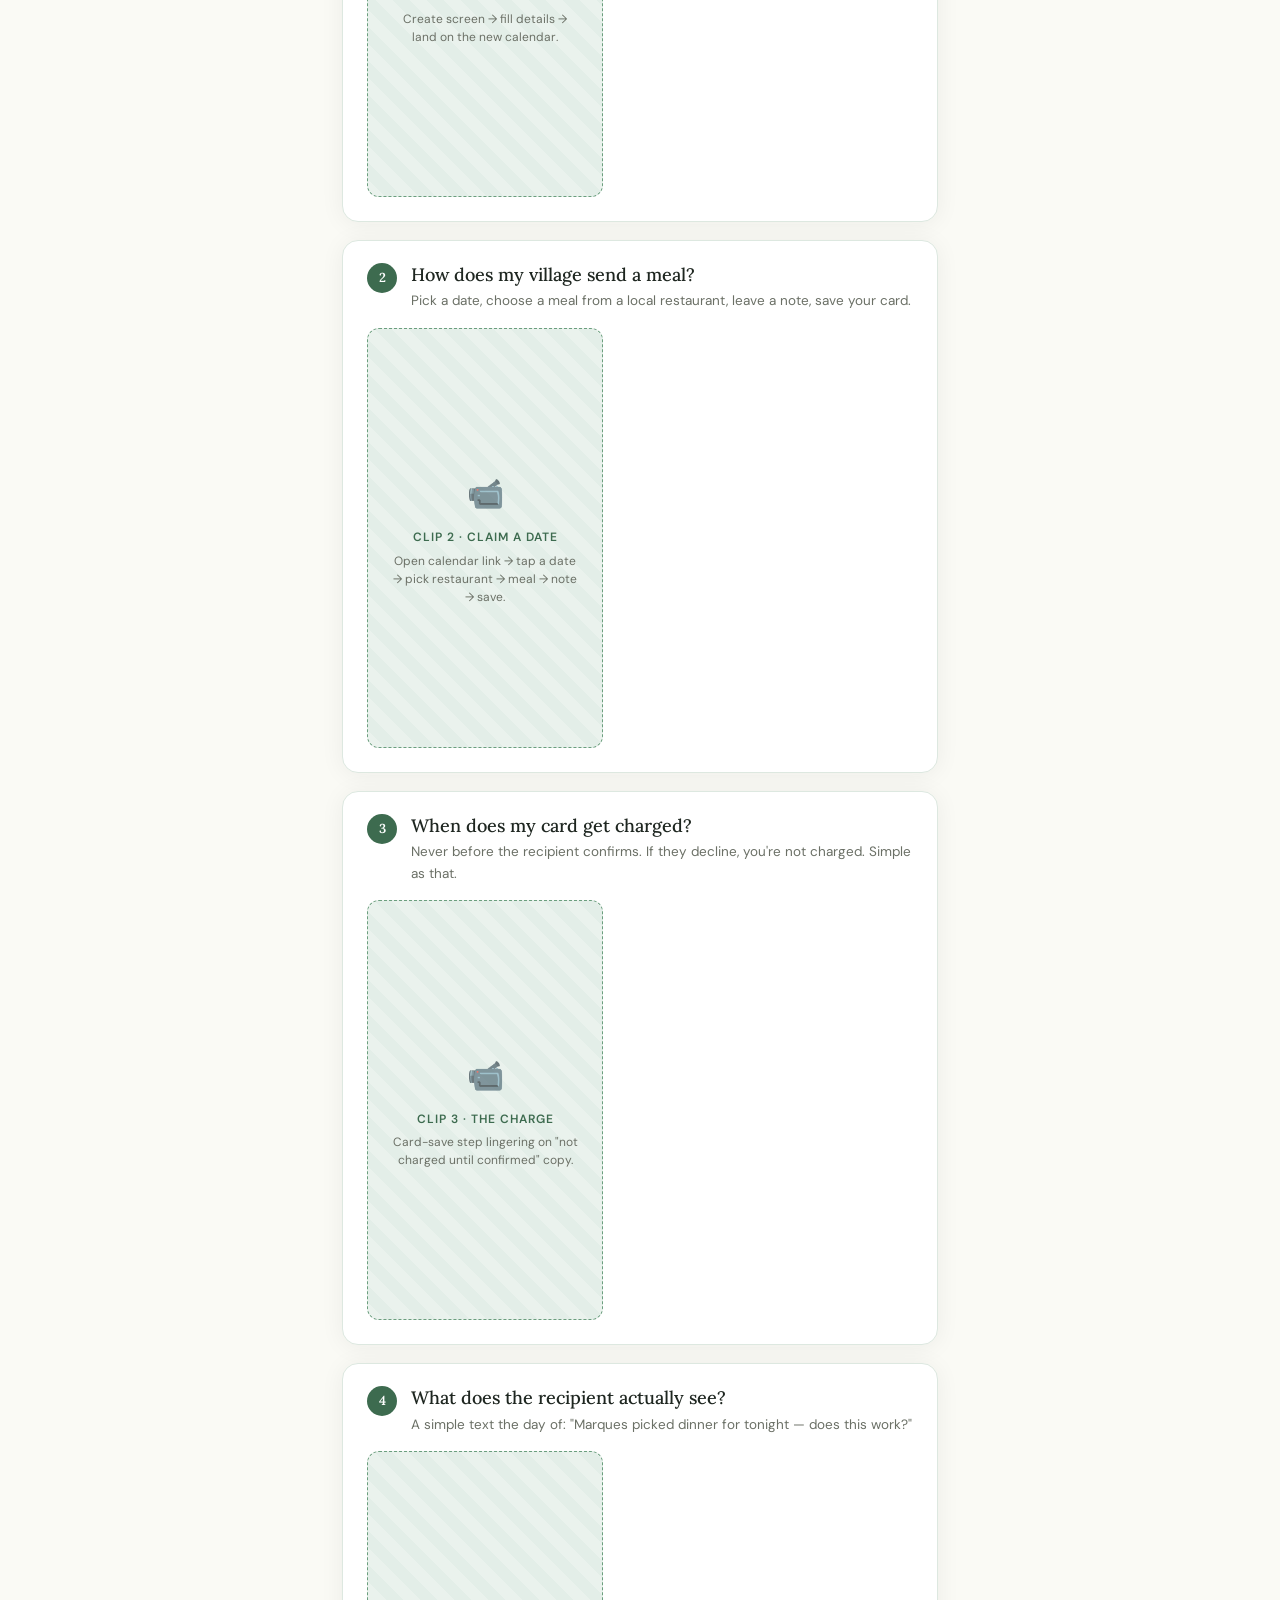
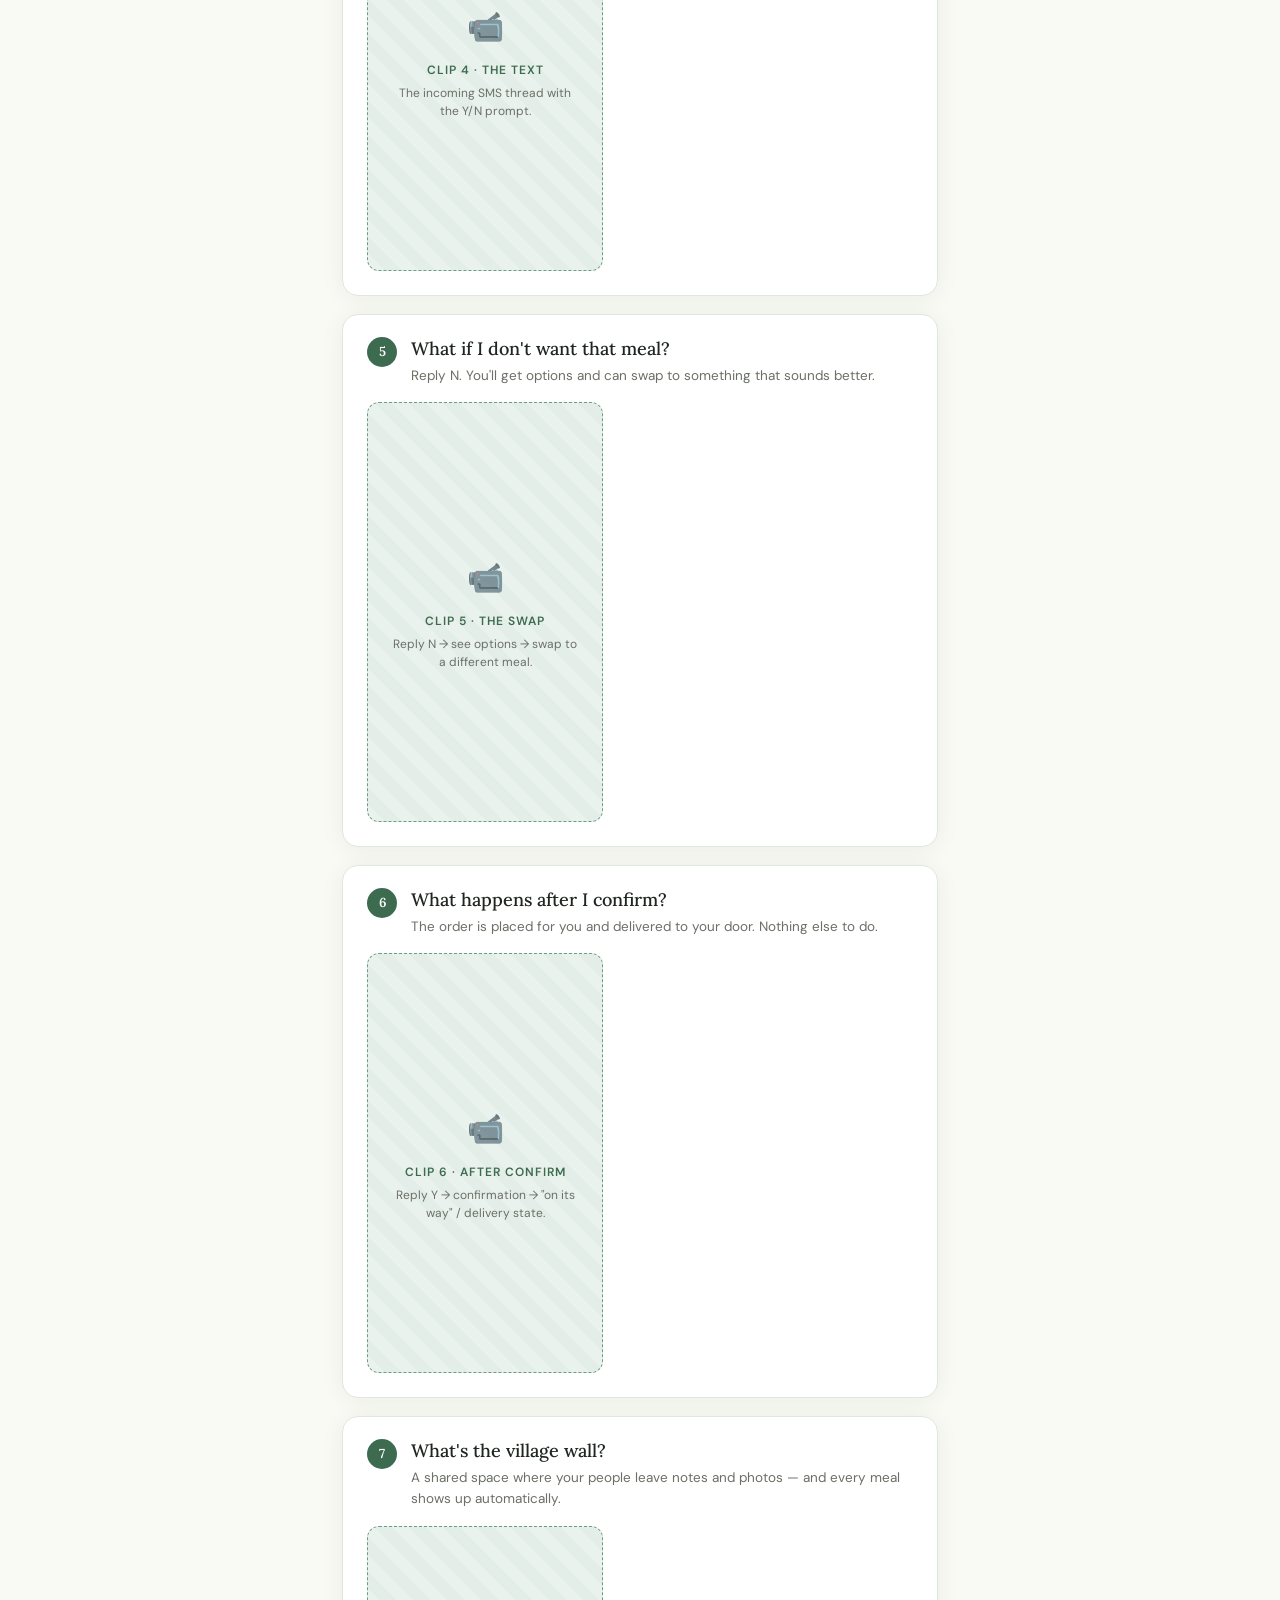
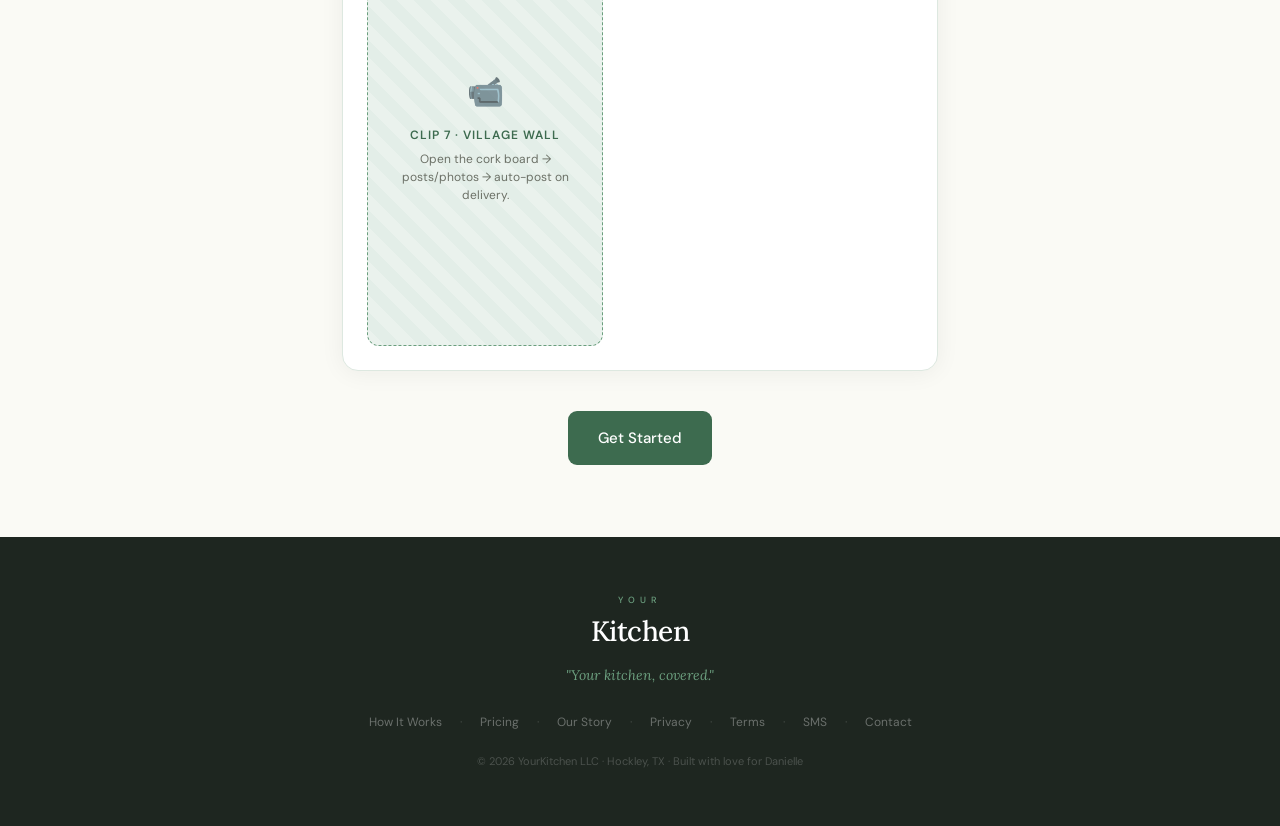
<file: how-it-works.html>
<!DOCTYPE html>
<html lang="en">
<head>
<meta charset="UTF-8">
<meta name="viewport" content="width=device-width, initial-scale=1.0">
<meta name="description" content="See exactly how YourKitchen works — from creating a Kitchen to your village sending real meals, with no charge until the recipient confirms.">
<meta property="og:title" content="How YourKitchen Works">
<meta property="og:description" content="A short walkthrough of how your village sends real meals when life gets heavy.">
<meta property="og:url" content="https://yourkitchen.app/how-it-works.html">
<meta property="og:type" content="website">
<title>How It Works — YourKitchen</title>
<link rel="preconnect" href="https://fonts.googleapis.com">
<link rel="preconnect" href="https://fonts.gstatic.com" crossorigin>
<link href="https://fonts.googleapis.com/css2?family=Lora:ital,wght@0,400;0,500;0,600;1,400;1,500&family=DM+Sans:wght@300;400;500;600&display=swap" rel="stylesheet">
<link rel="stylesheet" href="styles.css?v=4">
<style>
  .video-wrap { position:relative;width:100%;padding-bottom:56.25%;margin:32px 0 0;border-radius:14px;overflow:hidden;background:#1E2620;box-shadow:0 4px 24px rgba(0,0,0,0.10); }
  .video-wrap iframe { position:absolute;top:0;left:0;width:100%;height:100%;border:none; }
</style>
</head>
<body>

<header class="site-nav">
<a class="nav-logo" href="index.html"><span class="nav-your">Your</span><span class="nav-kitchen">Kitchen</span></a>
<nav class="nav-links" id="navMenu">
<a href="how-it-works.html" class="active">How It Works</a>
<a href="pricing.html">Pricing</a>
<a href="organizations.html">For Organizations</a>
<a href="about.html">Our Story</a>
<a class="nav-login" href="https://app.yourkitchen.app/login">Log in</a>
<a class="nav-cta" href="https://app.yourkitchen.app/signup">Get Started</a>
</nav>
<button class="nav-toggle" id="navToggle" aria-label="Open menu" aria-expanded="false"><span></span><span></span><span></span></button>
</header>

<section class="page-head">
<div class="eyebrow reveal">How it works</div>
<h1 class="reveal d1">See it before<br><em>you ever set it up.</em></h1>
<p class="reveal d2">Short, real clips of the app in action — answering the questions people ask most, so there's always something to point to.</p>
</section>

<div class="container">

<!-- Overview walkthrough slot -->
<div class="section">
<p class="section-eyebrow">The 60-second tour</p>
<h2 class="section-h2">The whole flow,<br><em>start to dinner.</em></h2>
<p class="section-body">From creating a Kitchen to a meal arriving at the door — here's everything in one short walkthrough.</p>
<div class="video-wrap">
  <iframe
    src="https://www.youtube.com/embed/SskTojLbTzc"
    title="How YourKitchen works — full walkthrough"
    frameborder="0"
    allow="accelerometer; autoplay; clipboard-write; encrypted-media; gyroscope; picture-in-picture; web-share"
    allowfullscreen>
  </iframe>
</div>
</div>

<!-- Video FAQ -->
<div class="section section--border">
<p class="section-eyebrow">Common questions</p>
<h2 class="section-h2">The answers, <em>in motion.</em></h2>

<div class="faq-list">

<div class="faq-item">
<div class="faq-q">
<div class="faq-badge">1</div>
<div><h3>How do I set up a Kitchen?</h3><p>Name it, set preferences, allergies, and a delivery window. About five minutes.</p></div>
</div>
<div class="media-slot"><div class="ms-icon">📹</div><div class="ms-label">Clip 1 · Set up a Kitchen</div><div class="ms-hint">Create screen → fill details → land on the new calendar.</div></div>
</div>

<div class="faq-item">
<div class="faq-q">
<div class="faq-badge">2</div>
<div><h3>How does my village send a meal?</h3><p>Pick a date, choose a meal from a local restaurant, leave a note, save your card.</p></div>
</div>
<div class="media-slot"><div class="ms-icon">📹</div><div class="ms-label">Clip 2 · Claim a date</div><div class="ms-hint">Open calendar link → tap a date → pick restaurant → meal → note → save.</div></div>
</div>

<div class="faq-item">
<div class="faq-q">
<div class="faq-badge">3</div>
<div><h3>When does my card get charged?</h3><p>Never before the recipient confirms. If they decline, you're not charged. Simple as that.</p></div>
</div>
<div class="media-slot"><div class="ms-icon">📹</div><div class="ms-label">Clip 3 · The charge</div><div class="ms-hint">Card-save step lingering on "not charged until confirmed" copy.</div></div>
</div>

<div class="faq-item">
<div class="faq-q">
<div class="faq-badge">4</div>
<div><h3>What does the recipient actually see?</h3><p>A simple text the day of: "Marques picked dinner for tonight — does this work?"</p></div>
</div>
<div class="media-slot"><div class="ms-icon">📹</div><div class="ms-label">Clip 4 · The text</div><div class="ms-hint">The incoming SMS thread with the Y/N prompt.</div></div>
</div>

<div class="faq-item">
<div class="faq-q">
<div class="faq-badge">5</div>
<div><h3>What if I don't want that meal?</h3><p>Reply N. You'll get options and can swap to something that sounds better.</p></div>
</div>
<div class="media-slot"><div class="ms-icon">📹</div><div class="ms-label">Clip 5 · The swap</div><div class="ms-hint">Reply N → see options → swap to a different meal.</div></div>
</div>

<div class="faq-item">
<div class="faq-q">
<div class="faq-badge">6</div>
<div><h3>What happens after I confirm?</h3><p>The order is placed for you and delivered to your door. Nothing else to do.</p></div>
</div>
<div class="media-slot"><div class="ms-icon">📹</div><div class="ms-label">Clip 6 · After confirm</div><div class="ms-hint">Reply Y → confirmation → "on its way" / delivery state.</div></div>
</div>

<div class="faq-item">
<div class="faq-q">
<div class="faq-badge">7</div>
<div><h3>What's the village wall?</h3><p>A shared space where your people leave notes and photos — and every meal shows up automatically.</p></div>
</div>
<div class="media-slot"><div class="ms-icon">📹</div><div class="ms-label">Clip 7 · Village wall</div><div class="ms-hint">Open the cork board → posts/photos → auto-post on delivery.</div></div>
</div>

</div>

<div class="center" style="margin-top:40px;">
<a class="btn btn-primary btn-lg" href="https://app.yourkitchen.app/signup">Get Started</a>
</div>
</div>

</div>

<footer class="site-footer">
<div class="footer-your">Your</div>
<div class="footer-kitchen">Kitchen</div>
<p class="footer-tagline">"Your kitchen, covered."</p>
<div class="footer-links">
<a href="how-it-works.html">How It Works</a><span class="footer-sep">·</span>
<a href="pricing.html">Pricing</a><span class="footer-sep">·</span>
<a href="about.html">Our Story</a><span class="footer-sep">·</span>
<a href="privacy.html">Privacy</a><span class="footer-sep">·</span>
<a href="terms.html">Terms</a><span class="footer-sep">·</span>
<a href="sms-opt-in.html">SMS</a><span class="footer-sep">·</span>
<a href="mailto:marques@yourkitchen.app">Contact</a>
</div>
<p class="footer-copy">© <span id="year">2026</span> YourKitchen LLC · Hockley, TX · Built with love for Danielle</p>
</footer>

<script src="script.js?v=4"></script>
</body>
</html>
</file>
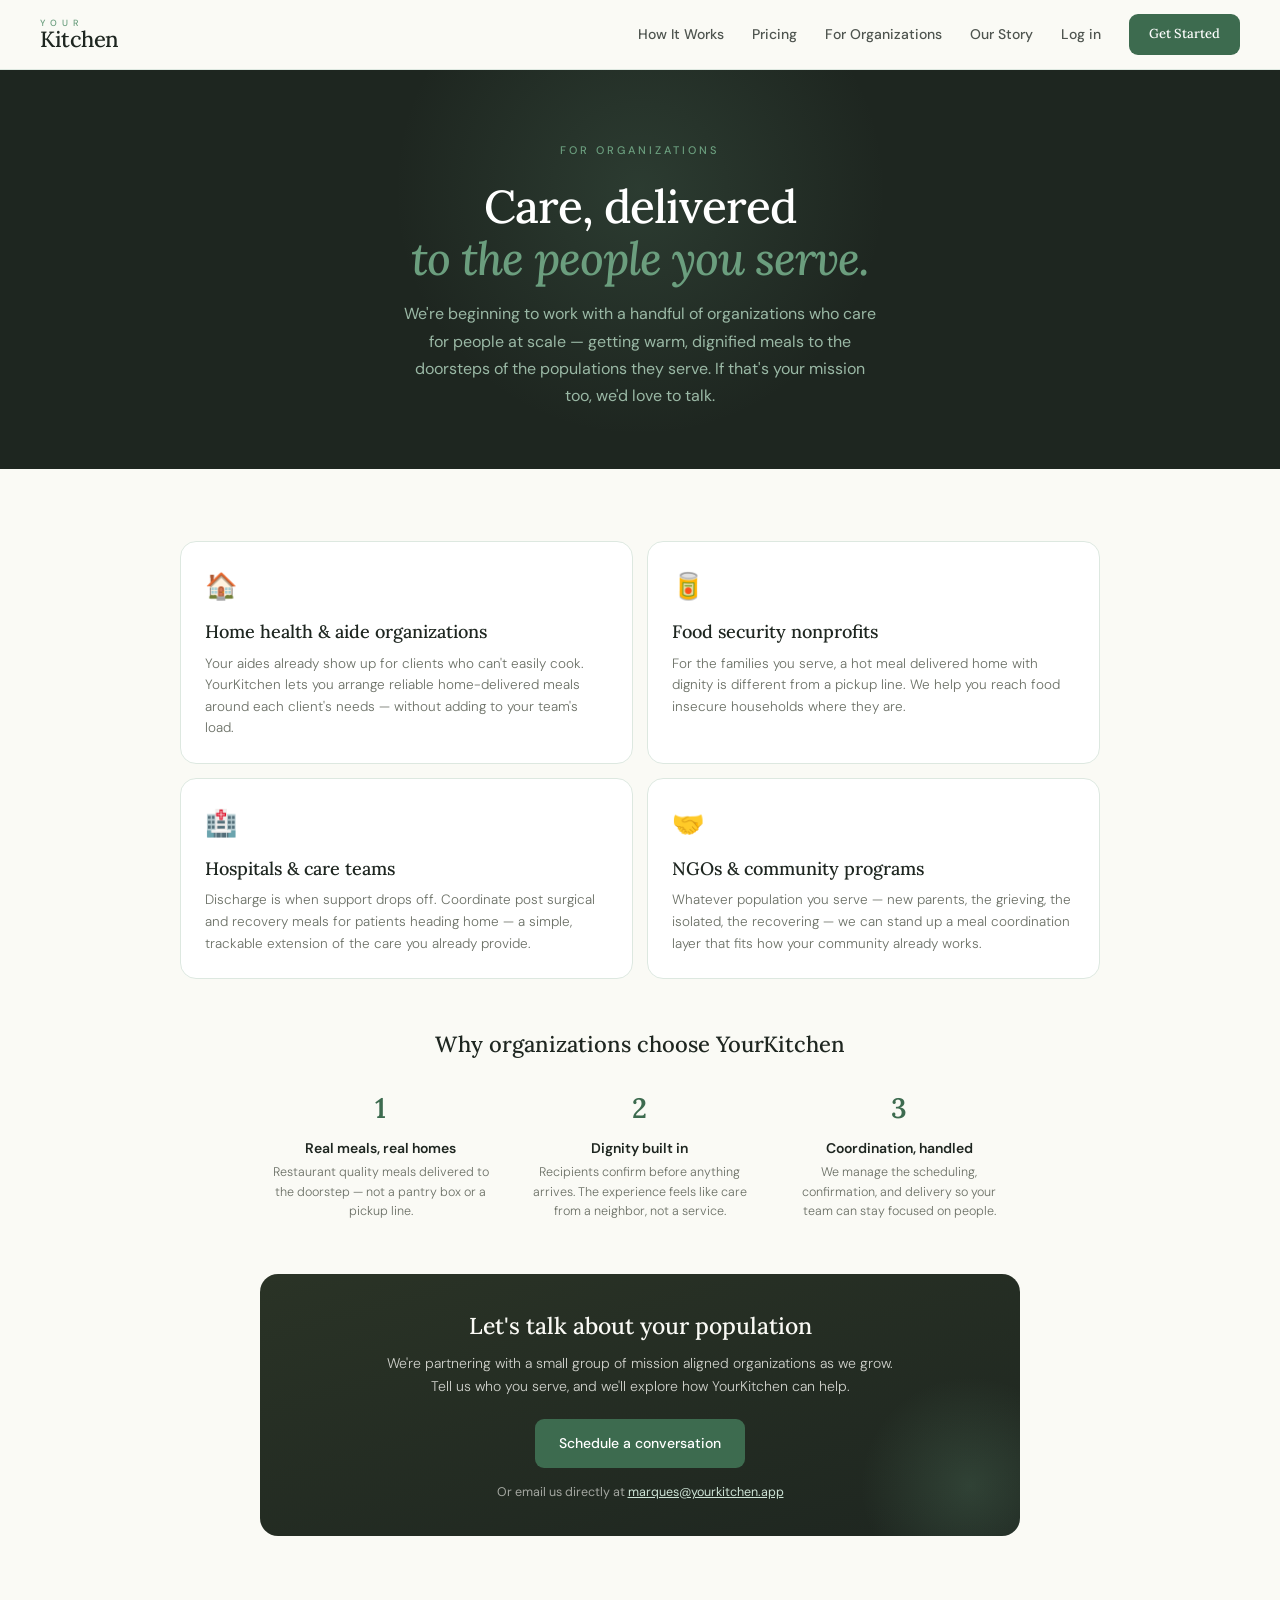
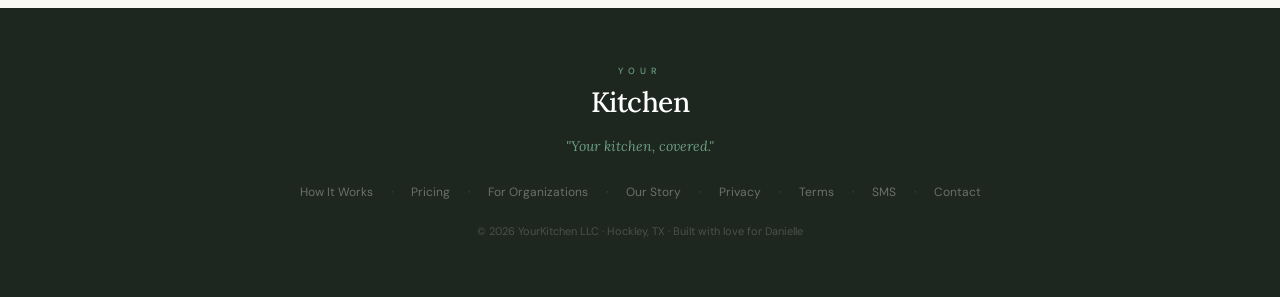
<file: organizations.html>
<!DOCTYPE html>
<html lang="en">
<head>
<meta charset="UTF-8">
<meta name="viewport" content="width=device-width, initial-scale=1.0">
<meta name="description" content="YourKitchen for organizations — meal coordination and home delivery for the people your organization serves. Home health, hospitals, NGOs, and food-security nonprofits.">
<meta property="og:title" content="For Organizations — YourKitchen">
<meta property="og:description" content="Meal coordination and home delivery for the populations you serve.">
<meta property="og:url" content="https://yourkitchen.app/organizations.html">
<meta property="og:type" content="website">
<title>For Organizations — YourKitchen</title>
<link rel="preconnect" href="https://fonts.googleapis.com">
<link rel="preconnect" href="https://fonts.gstatic.com" crossorigin>
<link href="https://fonts.googleapis.com/css2?family=Lora:ital,wght@0,400;0,500;0,600;1,400;1,500&family=DM+Sans:wght@300;400;500;600;700&display=swap" rel="stylesheet">
<link rel="stylesheet" href="styles.css?v=4">
<style>
  :root{ --serif:'Lora',Georgia,serif; }
  .org-cases{ display:grid; grid-template-columns:1fr; gap:14px; max-width:920px; margin:0 auto; }
  @media (min-width:760px){ .org-cases{ grid-template-columns:1fr 1fr; } }
  .org-card{ background:var(--white); border:0.5px solid var(--border); border-radius:16px; padding:24px; text-align:left; }
  .org-card .org-icon{ font-size:26px; margin-bottom:10px; }
  .org-card h4{ font-family:var(--serif); font-size:18px; font-weight:500; color:var(--forest); margin:0 0 6px; }
  .org-card p{ font-size:13.5px; color:var(--stone); line-height:1.6; margin:0; font-weight:300; }
  .org-why{ max-width:760px; margin:48px auto 0; }
  .org-why h3{ font-family:var(--serif); font-size:22px; font-weight:500; color:var(--forest); text-align:center; margin:0 0 24px; }
  .org-points{ display:grid; grid-template-columns:1fr; gap:18px; }
  @media (min-width:680px){ .org-points{ grid-template-columns:1fr 1fr 1fr; } }
  .org-point{ text-align:center; padding:0 8px; }
  .org-point .num{ font-family:var(--serif); font-size:28px; color:var(--sage); font-weight:600; }
  .org-point h5{ font-size:14px; font-weight:600; color:var(--forest); margin:6px 0 4px; }
  .org-point p{ font-size:12.5px; color:var(--stone); line-height:1.55; font-weight:300; margin:0; }
  .org-cta{ max-width:760px; margin:52px auto 0; padding:34px 28px; background:linear-gradient(165deg,#2A3326,var(--forest)); border-radius:18px; color:var(--cream); text-align:center; position:relative; overflow:hidden; }
  .org-cta::after{ content:''; position:absolute; right:-60px; bottom:-60px; width:220px; height:220px; border-radius:50%; background:radial-gradient(circle,rgba(107,158,126,0.22),transparent 70%); }
  .org-cta h3{ font-family:var(--serif); font-size:23px; font-weight:500; color:var(--cream); margin:0 0 8px; position:relative; }
  .org-cta p{ font-size:14px; color:rgba(250,250,245,0.8); line-height:1.6; max-width:520px; margin:0 auto 22px; font-weight:300; position:relative; }
  .org-cta .btn{ position:relative; }
  .org-cta .org-or{ display:block; margin-top:14px; font-size:12.5px; color:rgba(250,250,245,0.6); position:relative; }
  .org-cta .org-or a{ color:#CDE3D5; }
</style>
</head>
<body>

<header class="site-nav">
  <a class="nav-logo" href="index.html"><span class="nav-your">Your</span><span class="nav-kitchen">Kitchen</span></a>
  <nav class="nav-links" id="navMenu">
    <a href="how-it-works.html">How It Works</a>
    <a href="pricing.html">Pricing</a>
    <a href="organizations.html" class="active">For Organizations</a>
    <a href="about.html">Our Story</a>
    <a class="nav-login" href="https://app.yourkitchen.app/login">Log in</a>
    <a class="nav-cta" href="https://app.yourkitchen.app/signup">Get Started</a>
  </nav>
  <button class="nav-toggle" id="navToggle" aria-label="Open menu" aria-expanded="false"><span></span><span></span><span></span></button>
</header>

<section class="page-head">
  <div class="eyebrow reveal">For Organizations</div>
  <h1 class="reveal d1">Care, delivered<br><em>to the people you serve.</em></h1>
  <p class="reveal d2">We're beginning to work with a handful of organizations who care for people at scale — getting warm, dignified meals to the doorsteps of the populations they serve. If that's your mission too, we'd love to talk.</p>
</section>

<div class="container-wide">
  <div class="section">

    <div class="org-cases">

      <div class="org-card reveal d1">
        <div class="org-icon">🏠</div>
        <h4>Home health &amp; aide organizations</h4>
        <p>Your aides already show up for clients who can't easily cook. YourKitchen lets you arrange reliable home-delivered meals around each client's needs — without adding to your team's load.</p>
      </div>

      <div class="org-card reveal d2">
        <div class="org-icon">🥫</div>
        <h4>Food security nonprofits</h4>
        <p>For the families you serve, a hot meal delivered home with dignity is different from a pickup line. We help you reach food insecure households where they are.</p>
      </div>

      <div class="org-card reveal d3">
        <div class="org-icon">🏥</div>
        <h4>Hospitals &amp; care teams</h4>
        <p>Discharge is when support drops off. Coordinate post surgical and recovery meals for patients heading home — a simple, trackable extension of the care you already provide.</p>
      </div>

      <div class="org-card reveal d1">
        <div class="org-icon">🤝</div>
        <h4>NGOs &amp; community programs</h4>
        <p>Whatever population you serve — new parents, the grieving, the isolated, the recovering — we can stand up a meal coordination layer that fits how your community already works.</p>
      </div>

    </div>

    <div class="org-why reveal">
      <h3>Why organizations choose YourKitchen</h3>
      <div class="org-points">
        <div class="org-point">
          <div class="num">1</div>
          <h5>Real meals, real homes</h5>
          <p>Restaurant quality meals delivered to the doorstep — not a pantry box or a pickup line.</p>
        </div>
        <div class="org-point">
          <div class="num">2</div>
          <h5>Dignity built in</h5>
          <p>Recipients confirm before anything arrives. The experience feels like care from a neighbor, not a service.</p>
        </div>
        <div class="org-point">
          <div class="num">3</div>
          <h5>Coordination, handled</h5>
          <p>We manage the scheduling, confirmation, and delivery so your team can stay focused on people.</p>
        </div>
      </div>
    </div>

    <div class="org-cta reveal">
      <h3>Let's talk about your population</h3>
      <p>We're partnering with a small group of mission aligned organizations as we grow. Tell us who you serve, and we'll explore how YourKitchen can help.</p>
      <a class="btn btn-primary" href="https://calendly.com/marques-yourkitchen/30min" target="_blank" rel="noopener noreferrer">Schedule a conversation</a>
      <span class="org-or">Or email us directly at <a href="mailto:marques@yourkitchen.app?subject=YourKitchen%20for%20Organizations">marques@yourkitchen.app</a></span>
    </div>

  </div>
</div>

<footer class="site-footer">
  <div class="footer-your">Your</div>
  <div class="footer-kitchen">Kitchen</div>
  <p class="footer-tagline">"Your kitchen, covered."</p>
  <div class="footer-links">
    <a href="how-it-works.html">How It Works</a><span class="footer-sep">·</span>
    <a href="pricing.html">Pricing</a><span class="footer-sep">·</span>
    <a href="organizations.html">For Organizations</a><span class="footer-sep">·</span>
    <a href="about.html">Our Story</a><span class="footer-sep">·</span>
    <a href="privacy.html">Privacy</a><span class="footer-sep">·</span>
    <a href="terms.html">Terms</a><span class="footer-sep">·</span>
    <a href="sms-opt-in.html">SMS</a><span class="footer-sep">·</span>
    <a href="mailto:marques@yourkitchen.app">Contact</a>
  </div>
  <p class="footer-copy">© <span id="year">2026</span> YourKitchen LLC · Hockley, TX · Built with love for Danielle</p>
</footer>

<script src="script.js?v=4"></script>
</body>
</html>
</file>
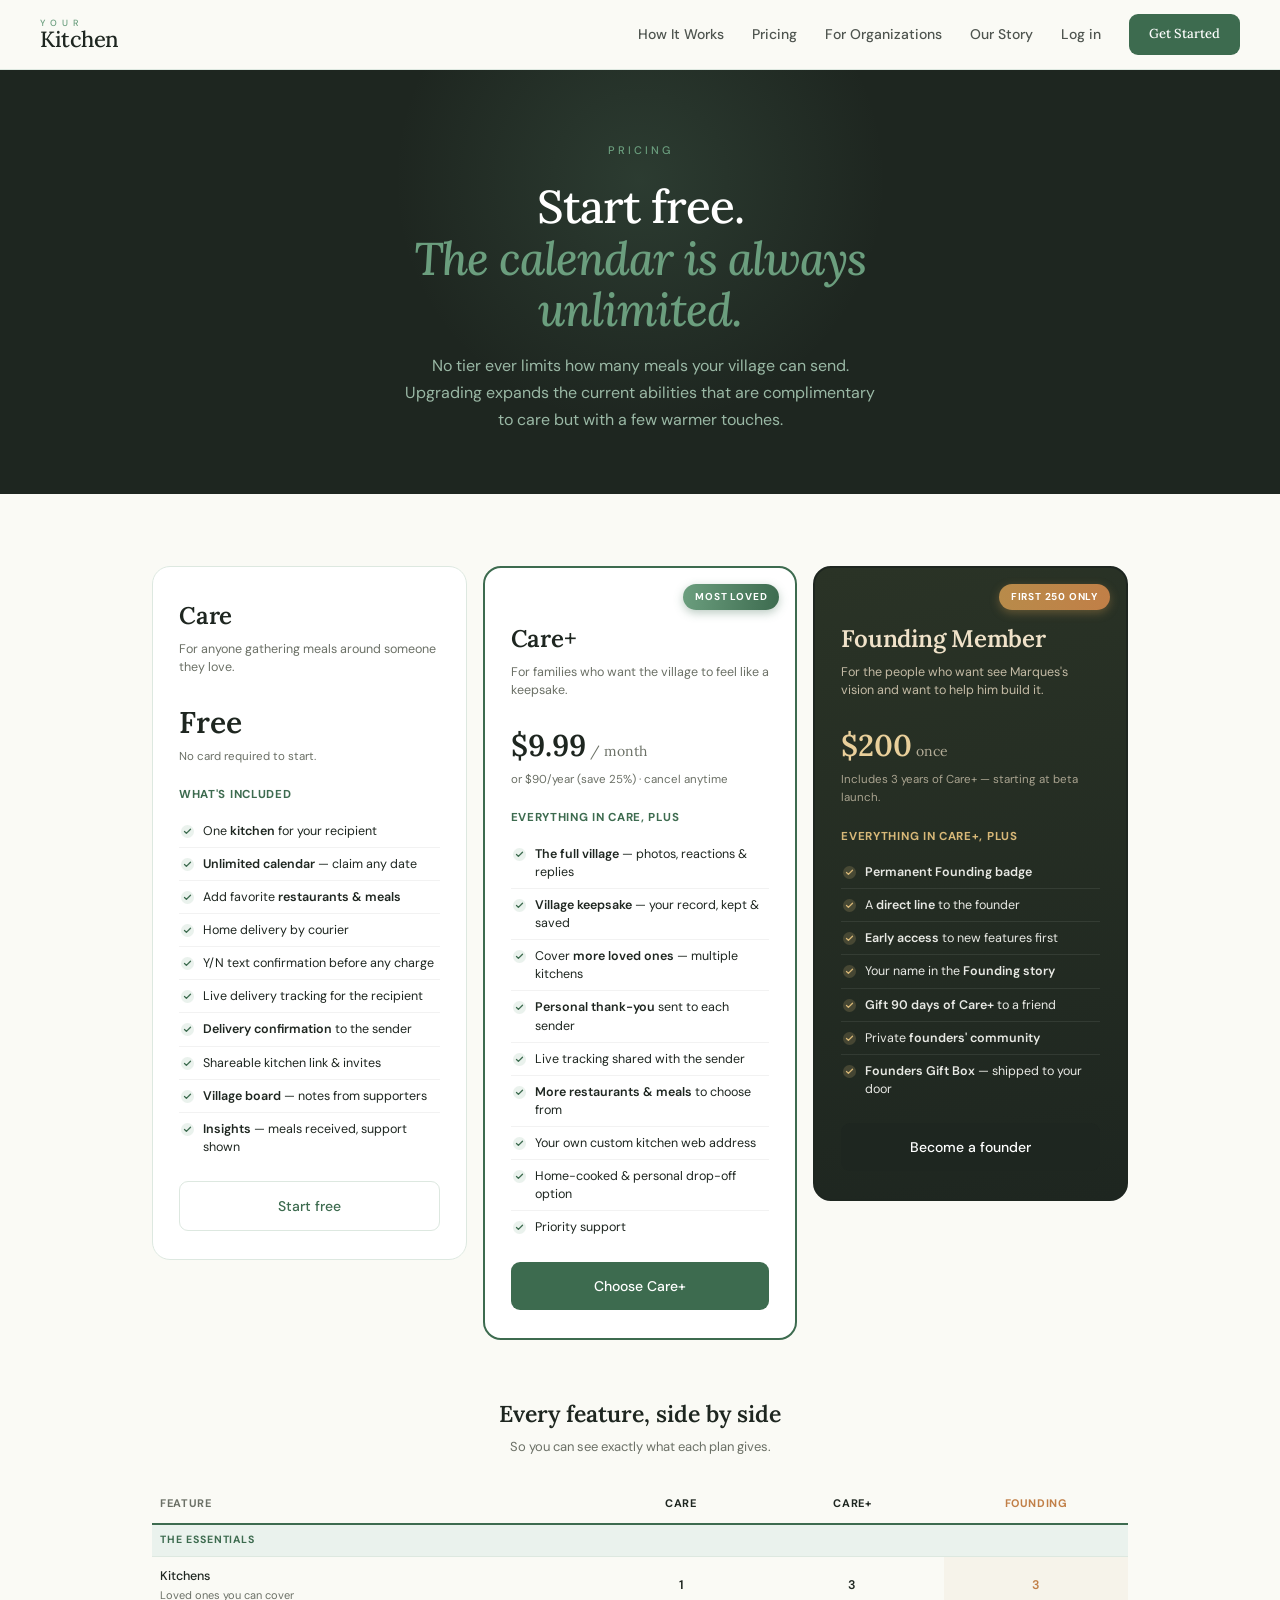
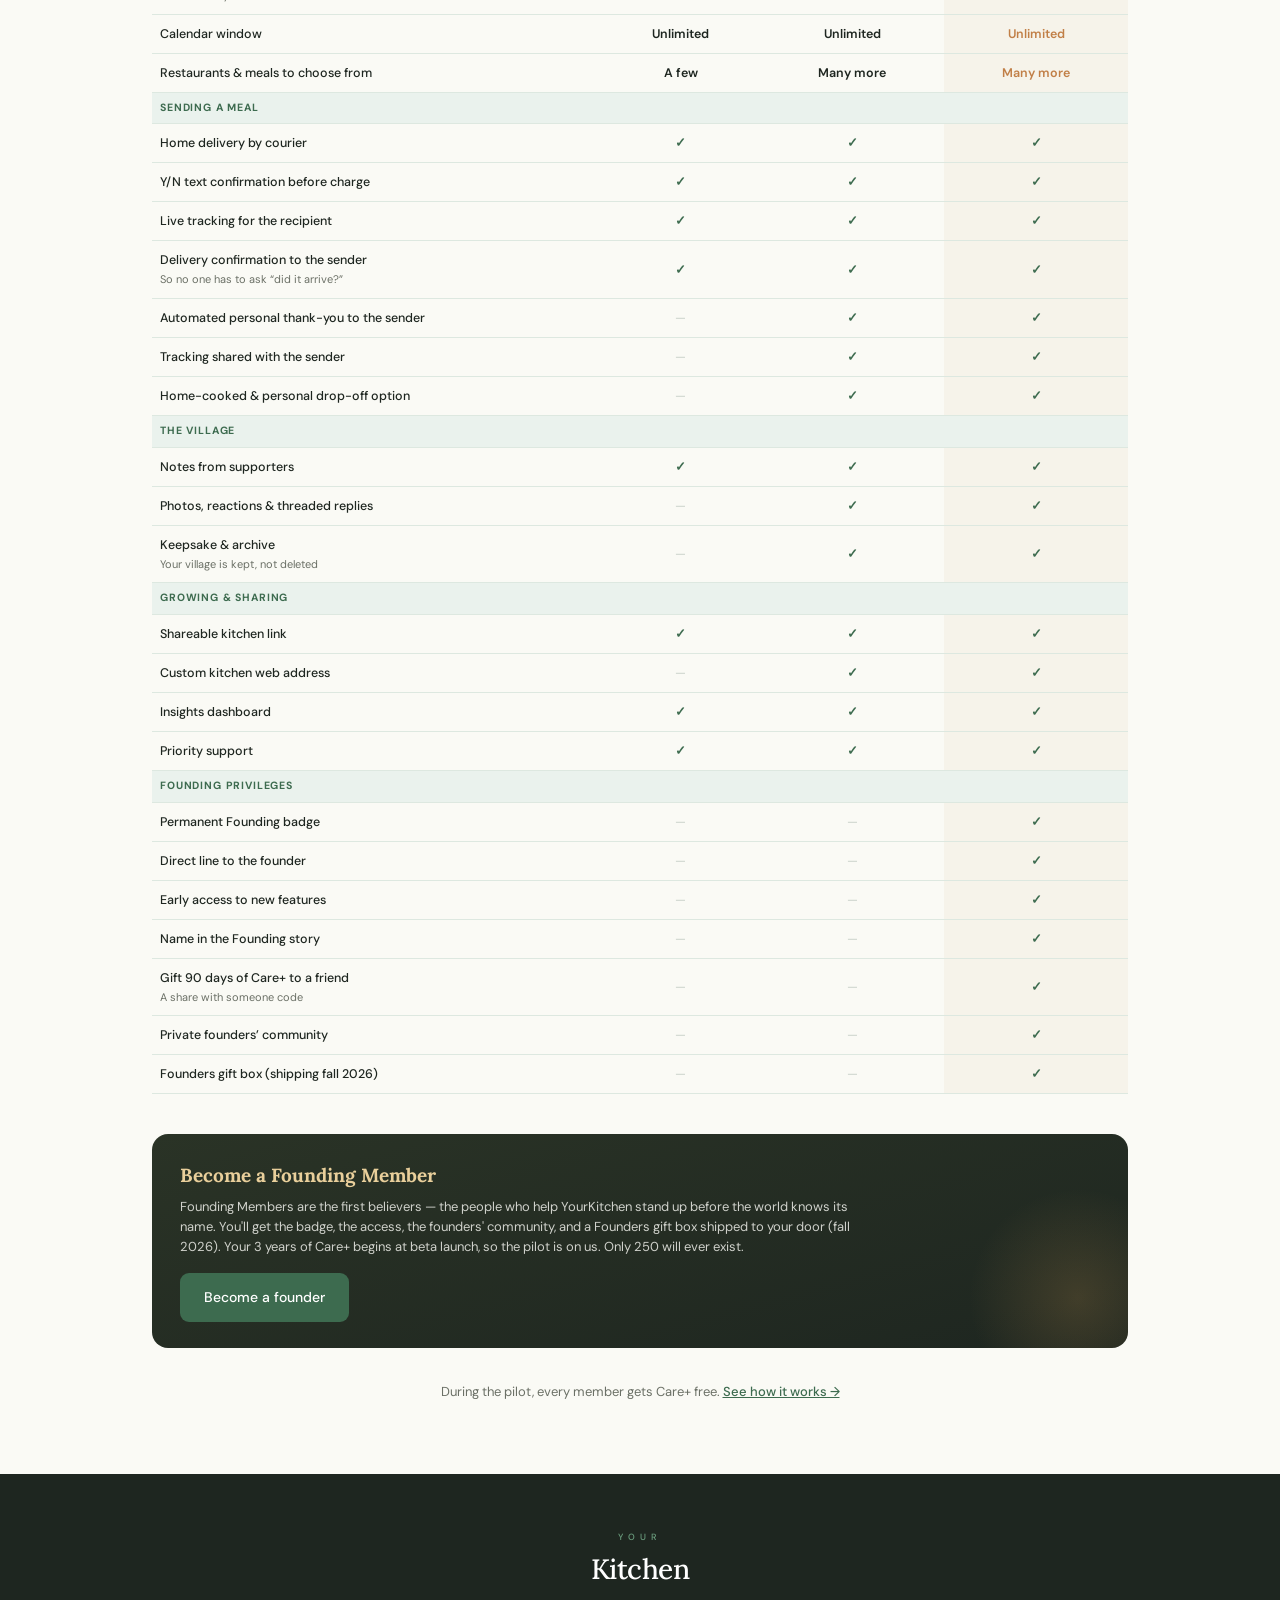
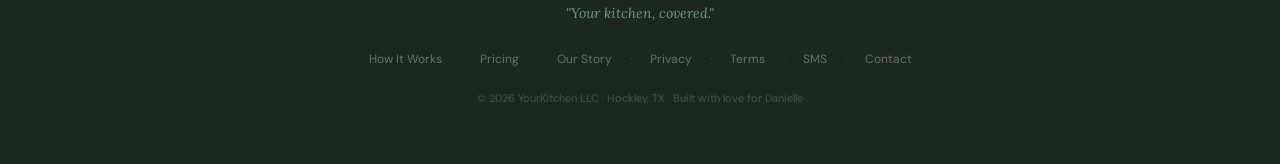
<file: pricing.html>
<!DOCTYPE html>
<html lang="en">
<head>
<meta charset="UTF-8">
<meta name="viewport" content="width=device-width, initial-scale=1.0">
<meta name="description" content="YourKitchen pricing — start free with Care, unlock the full village with Care+, or become one of the first 250 Founding Members.">
<meta property="og:title" content="Pricing — YourKitchen">
<meta property="og:description" content="Start free. The calendar is always unlimited.">
<meta property="og:url" content="https://yourkitchen.app/pricing.html">
<meta property="og:type" content="website">
<title>Pricing — YourKitchen</title>
<link rel="preconnect" href="https://fonts.googleapis.com">
<link rel="preconnect" href="https://fonts.gstatic.com" crossorigin>
<link href="https://fonts.googleapis.com/css2?family=Lora:ital,wght@0,400;0,500;0,600;1,400;1,500&family=DM+Sans:wght@300;400;500;600;700&display=swap" rel="stylesheet">
<link rel="stylesheet" href="styles.css?v=4">
<style>
  :root{ --gold:#B88B4A; --gold-deep:#C17F47; --gold-light:#F5EBDD; --serif:'Lora',Georgia,serif; }
  .pricing-cards{ display:grid; grid-template-columns:1fr; gap:16px; max-width:1040px; margin:0 auto; }
  @media (min-width:880px){ .pricing-cards{ grid-template-columns:1fr 1fr 1fr; align-items:start; } }
  .pcard{ background:var(--white); border:0.5px solid var(--border); border-radius:18px; padding:30px 26px 28px; position:relative; }
  .pcard--feature, .pcard--founding{ padding-top:52px; }
  .pcard--feature{ border:2px solid var(--sage); }
  .pcard--founding{ background:linear-gradient(170deg,#2A3326 0%, var(--forest) 100%); color:var(--cream); border:2px solid var(--forest); }
  .pcard-name{ font-family:var(--serif); font-size:24px; font-weight:600; letter-spacing:-0.01em; color:var(--forest); }
  .pcard--founding .pcard-name{ color:#F0E2C9; }
  .pcard-for{ font-size:12.5px; color:var(--stone); margin-top:5px; min-height:44px; line-height:1.45; }
  .pcard--founding .pcard-for{ color:rgba(240,226,201,0.78); }
  .pcard-price{ font-family:var(--serif); font-size:30px; font-weight:600; color:var(--forest); margin:14px 0 2px; }
  .pcard-price small{ font-size:14px; font-weight:400; color:var(--stone); }
  .pcard--founding .pcard-price{ color:#E9CF9B; }
  .pcard--founding .pcard-price small{ color:rgba(240,226,201,0.7); }
  .pcard-note{ font-size:11.5px; color:var(--stone); margin-bottom:16px; }
  .pcard--founding .pcard-note{ color:rgba(240,226,201,0.65); }
  .pribbon{ position:absolute; top:16px; right:16px; font-size:10px; font-weight:700; letter-spacing:0.08em; text-transform:uppercase; padding:5px 12px; border-radius:20px; color:#fff; }
  .pribbon--sage{ background:linear-gradient(95deg,var(--sage-mid),var(--sage)); box-shadow:0 3px 10px rgba(61,107,79,0.35); }
  .pribbon--gold{ background:linear-gradient(95deg,var(--gold),var(--gold-deep)); box-shadow:0 3px 10px rgba(184,139,74,0.4); }
  .pcard-lead{ font-size:11.5px; font-weight:700; letter-spacing:0.06em; text-transform:uppercase; color:var(--sage); margin:20px 0 10px; }
  .pcard--founding .pcard-lead{ color:#D8B878; }
  .pfeats{ list-style:none; padding:0; margin:0; }
  .pfeats li{ font-size:12.5px; line-height:1.45; color:var(--forest); padding:7px 0 7px 24px; position:relative; border-bottom:0.5px solid rgba(0,0,0,0.05); }
  .pcard--founding .pfeats li{ color:rgba(250,250,245,0.92); border-bottom-color:rgba(255,255,255,0.08); }
  .pfeats li:last-child{ border-bottom:none; }
  .pfeats li::before{ content:''; position:absolute; left:2px; top:10px; width:13px; height:13px; border-radius:50%; background:var(--sage-light); background-image:url("data:image/svg+xml,%3Csvg xmlns='http://www.w3.org/2000/svg' viewBox='0 0 24 24' fill='none' stroke='%233D6B4F' stroke-width='3.5' stroke-linecap='round' stroke-linejoin='round'%3E%3Cpolyline points='20 6 9 17 4 12'/%3E%3C/svg%3E"); background-size:9px; background-repeat:no-repeat; background-position:center; }
  .pcard--founding .pfeats li::before{ background-color:rgba(216,184,120,0.2); background-image:url("data:image/svg+xml,%3Csvg xmlns='http://www.w3.org/2000/svg' viewBox='0 0 24 24' fill='none' stroke='%23D8B878' stroke-width='3.5' stroke-linecap='round' stroke-linejoin='round'%3E%3Cpolyline points='20 6 9 17 4 12'/%3E%3C/svg%3E"); }
  .pfeats li b{ font-weight:600; }
  .pcard .btn{ width:100%; margin-top:18px; box-sizing:border-box; text-align:center; }
  .matrix-wrap{ max-width:1040px; margin:56px auto 0; }
  .matrix-title{ font-family:var(--serif); font-size:23px; font-weight:600; text-align:center; margin-bottom:4px; color:var(--forest); }
  .matrix-sub{ text-align:center; font-size:13px; color:var(--stone); margin-bottom:26px; }
  .matrix-scroll{ overflow-x:auto; -webkit-overflow-scrolling:touch; }
  table.matrix{ width:100%; border-collapse:collapse; min-width:520px; }
  table.matrix thead th{ font-size:11px; font-weight:700; letter-spacing:0.06em; text-transform:uppercase; padding:11px 8px; text-align:center; color:var(--forest); border-bottom:2px solid var(--sage); }
  table.matrix thead th.feat-col{ text-align:left; color:var(--stone); width:46%; }
  table.matrix thead th.f-col{ color:var(--gold-deep); }
  table.matrix tbody td{ padding:9px 8px; font-size:12.5px; border-bottom:0.5px solid var(--border); text-align:center; }
  table.matrix tbody td.feat-col{ text-align:left; color:var(--forest); font-weight:500; }
  table.matrix tbody td.feat-col small{ display:block; font-weight:400; color:var(--stone); font-size:11px; margin-top:1px; }
  table.matrix tbody tr.section-row td{ background:var(--sage-light); font-size:10.5px; font-weight:700; letter-spacing:0.08em; text-transform:uppercase; color:var(--sage); text-align:left; padding:7px 8px; }
  .yes{ color:var(--sage); font-weight:700; }
  .no{ color:#C4CCC6; }
  .val{ color:var(--forest); font-weight:600; }
  .val.f{ color:var(--gold-deep); }
  .f-cell{ background:rgba(184,139,74,0.06); }
  .founding-strip{ max-width:1040px; margin:40px auto 0; padding:26px 28px; background:linear-gradient(165deg,#2A3326,var(--forest)); border-radius:16px; color:var(--cream); position:relative; overflow:hidden; }
  .founding-strip::after{ content:''; position:absolute; right:-60px; bottom:-60px; width:220px; height:220px; border-radius:50%; background:radial-gradient(circle,rgba(184,139,74,0.22),transparent 70%); }
  .founding-strip h3{ font-family:var(--serif); font-size:19px; color:#E9CF9B; margin:0 0 6px; position:relative; }
  .founding-strip p{ font-size:13px; color:rgba(250,250,245,0.8); max-width:680px; position:relative; line-height:1.55; margin:0 0 16px; }
  .founding-strip .btn{ position:relative; }
  .pilot-line{ text-align:center; font-size:13px; color:var(--stone); margin:34px auto 0; max-width:640px; }
  .pilot-line a{ color:var(--sage); font-weight:500; }
</style>
</head>
<body>

<header class="site-nav">
  <a class="nav-logo" href="index.html"><span class="nav-your">Your</span><span class="nav-kitchen">Kitchen</span></a>
  <nav class="nav-links" id="navMenu">
    <a href="how-it-works.html">How It Works</a>
    <a href="pricing.html" class="active">Pricing</a>
    <a href="organizations.html">For Organizations</a>
    <a href="about.html">Our Story</a>
    <a class="nav-login" href="https://app.yourkitchen.app/login">Log in</a>
    <a class="nav-cta" href="https://app.yourkitchen.app/signup">Get Started</a>
  </nav>
  <button class="nav-toggle" id="navToggle" aria-label="Open menu" aria-expanded="false"><span></span><span></span><span></span></button>
</header>

<section class="page-head">
  <div class="eyebrow reveal">Pricing</div>
  <h1 class="reveal d1">Start free.<br><em>The calendar is always unlimited.</em></h1>
  <p class="reveal d2">No tier ever limits how many meals your village can send. Upgrading expands the current abilities that are complimentary to care but with a few warmer touches.</p>
</section>

<div class="container-wide">
  <div class="section">

    <div class="pricing-cards">

      <div class="pcard reveal d1">
        <div class="pcard-name">Care</div>
        <div class="pcard-for">For anyone gathering meals around someone they love.</div>
        <div class="pcard-price">Free</div>
        <div class="pcard-note">No card required to start.</div>
        <div class="pcard-lead">What's included</div>
        <ul class="pfeats">
          <li>One <b>kitchen</b> for your recipient</li>
          <li><b>Unlimited calendar</b> &mdash; claim any date</li>
          <li>Add favorite <b>restaurants &amp; meals</b></li>
          <li>Home delivery by courier</li>
          <li>Y/N text confirmation before any charge</li>
          <li>Live delivery tracking for the recipient</li>
          <li><b>Delivery confirmation</b> to the sender</li>
          <li>Shareable kitchen link &amp; invites</li>
          <li><b>Village board</b> &mdash; notes from supporters</li>
          <li><b>Insights</b> &mdash; meals received, support shown</li>
        </ul>
        <a class="btn btn-ghost" href="https://app.yourkitchen.app/signup">Start free</a>
      </div>

      <div class="pcard pcard--feature reveal d2">
        <div class="pribbon pribbon--sage">Most loved</div>
        <div class="pcard-name">Care+</div>
        <div class="pcard-for">For families who want the village to feel like a keepsake.</div>
        <div class="pcard-price">$9.99<small> / month</small></div>
        <div class="pcard-note">or $90/year (save 25%) &middot; cancel anytime</div>
        <div class="pcard-lead">Everything in Care, plus</div>
        <ul class="pfeats">
          <li><b>The full village</b> &mdash; photos, reactions &amp; replies</li>
          <li><b>Village keepsake</b> &mdash; your record, kept &amp; saved</li>
          <li>Cover <b>more loved ones</b> &mdash; multiple kitchens</li>
          <li><b>Personal thank-you</b> sent to each sender</li>
          <li>Live tracking shared with the sender</li>
          <li><b>More restaurants &amp; meals</b> to choose from</li>
          <li>Your own custom kitchen web address</li>
          <li>Home-cooked &amp; personal drop-off option</li>
          <li>Priority support</li>
        </ul>
        <a class="btn btn-primary" href="https://app.yourkitchen.app/signup">Choose Care+</a>
      </div>

      <div class="pcard pcard--founding reveal d3">
        <div class="pribbon pribbon--gold">First 250 only</div>
        <div class="pcard-name">Founding Member</div>
        <div class="pcard-for">For the people who want see Marques's vision and want to help him build it.</div>
        <div class="pcard-price">$200<small> once</small></div>
        <div class="pcard-note">Includes 3 years of Care+ &mdash; starting at beta launch.</div>
        <div class="pcard-lead">Everything in Care+, plus</div>
        <ul class="pfeats">
          <li><b>Permanent Founding badge</b></li>
          <li>A <b>direct line</b> to the founder</li>
          <li><b>Early access</b> to new features first</li>
          <li>Your name in the <b>Founding story</b></li>
          <li><b>Gift 90 days of Care+</b> to a friend</li>
          <li>Private <b>founders' community</b></li>
          <li><b>Founders Gift Box</b> &mdash; shipped to your door</li>
        </ul>
        <a class="btn btn-dark" href="https://buy.stripe.com/5kQ00beDq9XD9BX5w5abK01" target="_blank" rel="noopener noreferrer">Become a founder</a>
      </div>

    </div>

    <div class="matrix-wrap reveal">
      <div class="matrix-title">Every feature, side by side</div>
      <div class="matrix-sub">So you can see exactly what each plan gives.</div>
      <div class="matrix-scroll">
        <table class="matrix">
          <thead>
            <tr>
              <th class="feat-col">Feature</th>
              <th>Care</th>
              <th>Care+</th>
              <th class="f-col">Founding</th>
            </tr>
          </thead>
          <tbody>
            <tr class="section-row"><td colspan="4">The essentials</td></tr>
            <tr><td class="feat-col">Kitchens<small>Loved ones you can cover</small></td><td class="val">1</td><td class="val">3</td><td class="f-cell val f">3</td></tr>
            <tr><td class="feat-col">Calendar window</td><td class="val">Unlimited</td><td class="val">Unlimited</td><td class="f-cell val f">Unlimited</td></tr>
            <tr><td class="feat-col">Restaurants &amp; meals to choose from</td><td class="val">A few</td><td class="val">Many more</td><td class="f-cell val f">Many more</td></tr>

            <tr class="section-row"><td colspan="4">Sending a meal</td></tr>
            <tr><td class="feat-col">Home delivery by courier</td><td class="yes">&#10003;</td><td class="yes">&#10003;</td><td class="f-cell yes">&#10003;</td></tr>
            <tr><td class="feat-col">Y/N text confirmation before charge</td><td class="yes">&#10003;</td><td class="yes">&#10003;</td><td class="f-cell yes">&#10003;</td></tr>
            <tr><td class="feat-col">Live tracking for the recipient</td><td class="yes">&#10003;</td><td class="yes">&#10003;</td><td class="f-cell yes">&#10003;</td></tr>
            <tr><td class="feat-col">Delivery confirmation to the sender<small>So no one has to ask &ldquo;did it arrive?&rdquo;</small></td><td class="yes">&#10003;</td><td class="yes">&#10003;</td><td class="f-cell yes">&#10003;</td></tr>
            <tr><td class="feat-col">Automated personal thank-you to the sender</td><td class="no">&mdash;</td><td class="yes">&#10003;</td><td class="f-cell yes">&#10003;</td></tr>
            <tr><td class="feat-col">Tracking shared with the sender</td><td class="no">&mdash;</td><td class="yes">&#10003;</td><td class="f-cell yes">&#10003;</td></tr>
            <tr><td class="feat-col">Home-cooked &amp; personal drop-off option</td><td class="no">&mdash;</td><td class="yes">&#10003;</td><td class="f-cell yes">&#10003;</td></tr>

            <tr class="section-row"><td colspan="4">The village</td></tr>
            <tr><td class="feat-col">Notes from supporters</td><td class="yes">&#10003;</td><td class="yes">&#10003;</td><td class="f-cell yes">&#10003;</td></tr>
            <tr><td class="feat-col">Photos, reactions &amp; threaded replies</td><td class="no">&mdash;</td><td class="yes">&#10003;</td><td class="f-cell yes">&#10003;</td></tr>
            <tr><td class="feat-col">Keepsake &amp; archive<small>Your village is kept, not deleted</small></td><td class="no">&mdash;</td><td class="yes">&#10003;</td><td class="f-cell yes">&#10003;</td></tr>

            <tr class="section-row"><td colspan="4">Growing &amp; sharing</td></tr>
            <tr><td class="feat-col">Shareable kitchen link</td><td class="yes">&#10003;</td><td class="yes">&#10003;</td><td class="f-cell yes">&#10003;</td></tr>
            <tr><td class="feat-col">Custom kitchen web address</td><td class="no">&mdash;</td><td class="yes">&#10003;</td><td class="f-cell yes">&#10003;</td></tr>
            <tr><td class="feat-col">Insights dashboard</td><td class="yes">&#10003;</td><td class="yes">&#10003;</td><td class="f-cell yes">&#10003;</td></tr>
            <tr><td class="feat-col">Priority support</td><td class="yes">&#10003;</td><td class="yes">&#10003;</td><td class="f-cell yes">&#10003;</td></tr>

            <tr class="section-row"><td colspan="4">Founding privileges</td></tr>
            <tr><td class="feat-col">Permanent Founding badge</td><td class="no">&mdash;</td><td class="no">&mdash;</td><td class="f-cell yes">&#10003;</td></tr>
            <tr><td class="feat-col">Direct line to the founder</td><td class="no">&mdash;</td><td class="no">&mdash;</td><td class="f-cell yes">&#10003;</td></tr>
            <tr><td class="feat-col">Early access to new features</td><td class="no">&mdash;</td><td class="no">&mdash;</td><td class="f-cell yes">&#10003;</td></tr>
            <tr><td class="feat-col">Name in the Founding story</td><td class="no">&mdash;</td><td class="no">&mdash;</td><td class="f-cell yes">&#10003;</td></tr>
            <tr><td class="feat-col">Gift 90 days of Care+ to a friend<small>A share with someone code</small></td><td class="no">&mdash;</td><td class="no">&mdash;</td><td class="f-cell yes">&#10003;</td></tr>
            <tr><td class="feat-col">Private founders&rsquo; community</td><td class="no">&mdash;</td><td class="no">&mdash;</td><td class="f-cell yes">&#10003;</td></tr>
            <tr><td class="feat-col">Founders gift box (shipping fall 2026)</td><td class="no">&mdash;</td><td class="no">&mdash;</td><td class="f-cell yes">&#10003;</td></tr>
          </tbody>
        </table>
      </div>
    </div>

    <div class="founding-strip reveal">
      <h3>Become a Founding Member</h3>
      <p>Founding Members are the first believers &mdash; the people who help YourKitchen stand up before the world knows its name. You'll get the badge, the access, the founders' community, and a Founders gift box shipped to your door (fall 2026). Your 3 years of Care+ begins at beta launch, so the pilot is on us. Only 250 will ever exist.</p>
      <a class="btn btn-primary" href="https://buy.stripe.com/5kQ00beDq9XD9BX5w5abK01" target="_blank" rel="noopener noreferrer">Become a founder</a>
    </div>

    <p class="pilot-line reveal">During the pilot, every member gets Care+ free. <a href="how-it-works.html">See how it works &rarr;</a></p>

  </div>
</div>

<footer class="site-footer">
  <div class="footer-your">Your</div>
  <div class="footer-kitchen">Kitchen</div>
  <p class="footer-tagline">"Your kitchen, covered."</p>
  <div class="footer-links">
    <a href="how-it-works.html">How It Works</a><span class="footer-sep">·</span>
    <a href="pricing.html">Pricing</a><span class="footer-sep">·</span>
    <a href="about.html">Our Story</a><span class="footer-sep">·</span>
    <a href="privacy.html">Privacy</a><span class="footer-sep">·</span>
    <a href="terms.html">Terms</a><span class="footer-sep">·</span>
    <a href="sms-opt-in.html">SMS</a><span class="footer-sep">·</span>
    <a href="mailto:marques@yourkitchen.app">Contact</a>
  </div>
  <p class="footer-copy">© <span id="year">2026</span> YourKitchen LLC · Hockley, TX · Built with love for Danielle</p>
</footer>

<script src="script.js?v=4"></script>
</body>
</html>
</file>
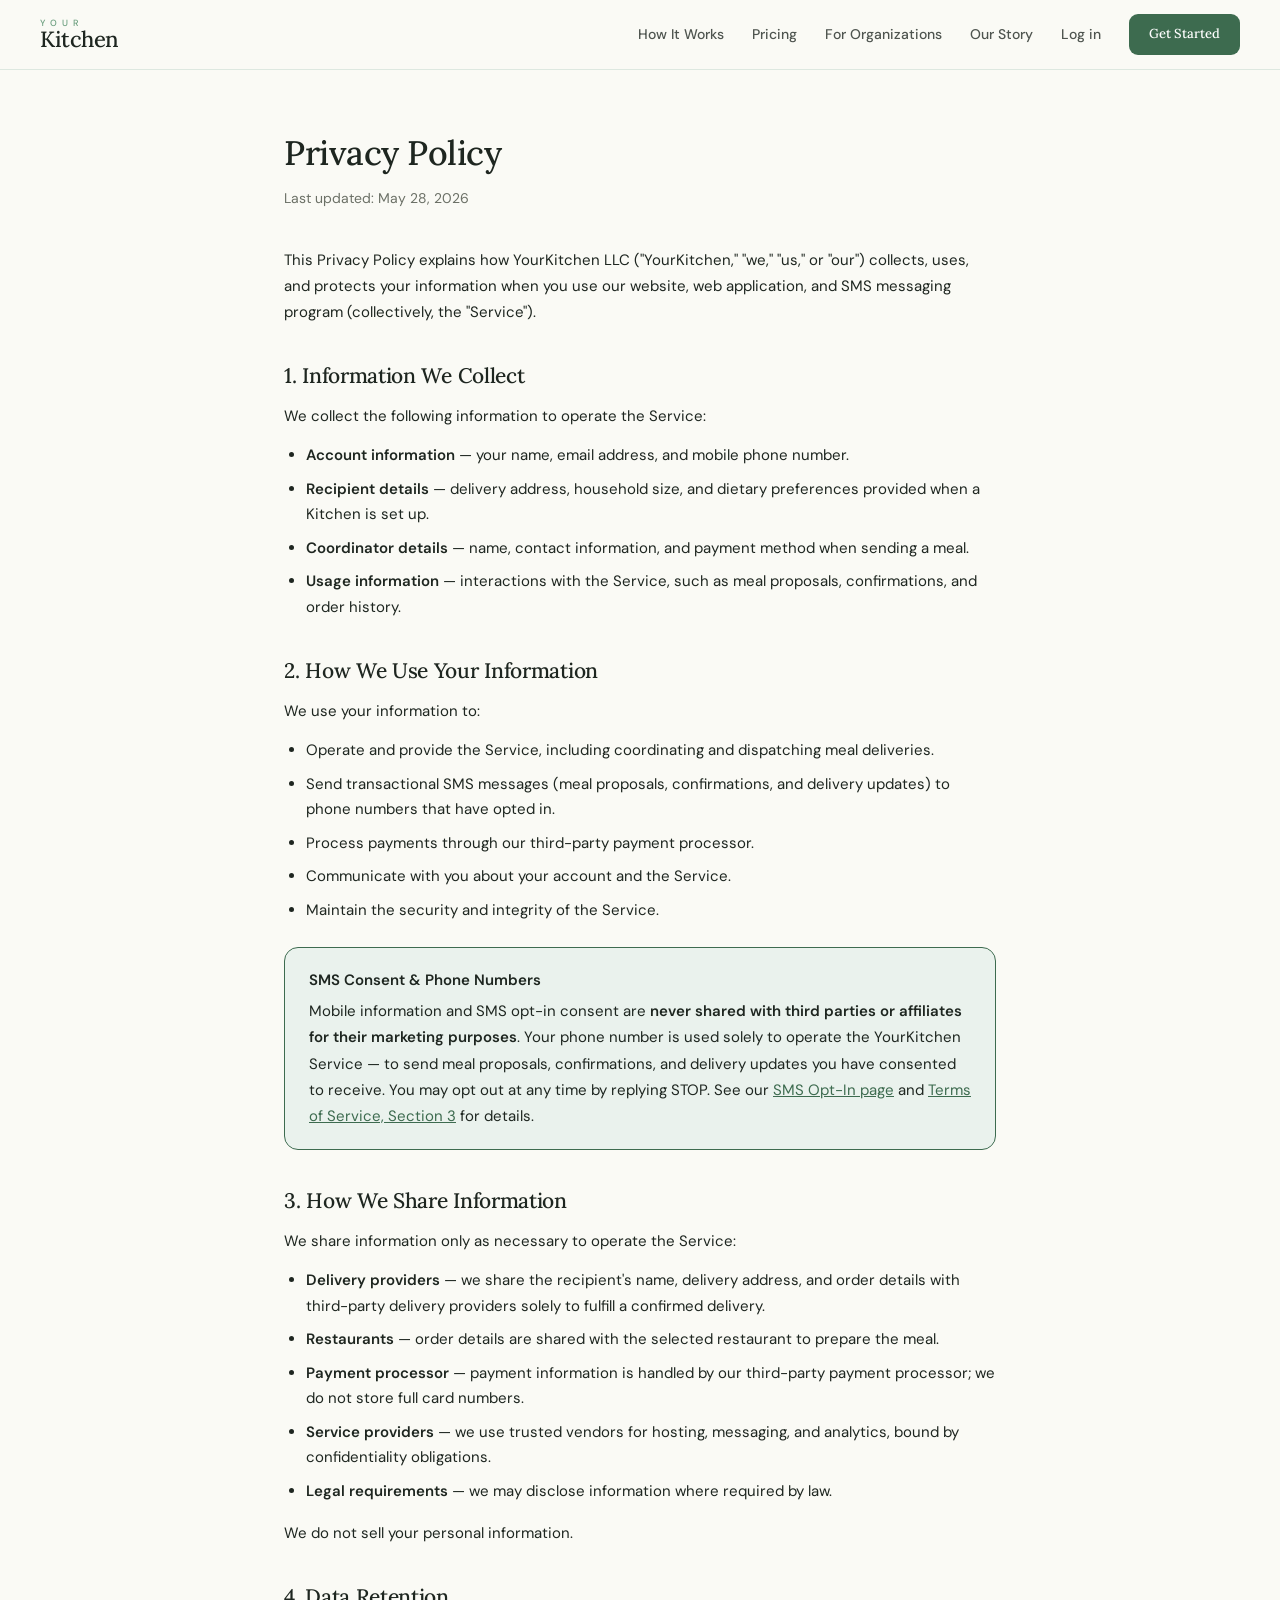
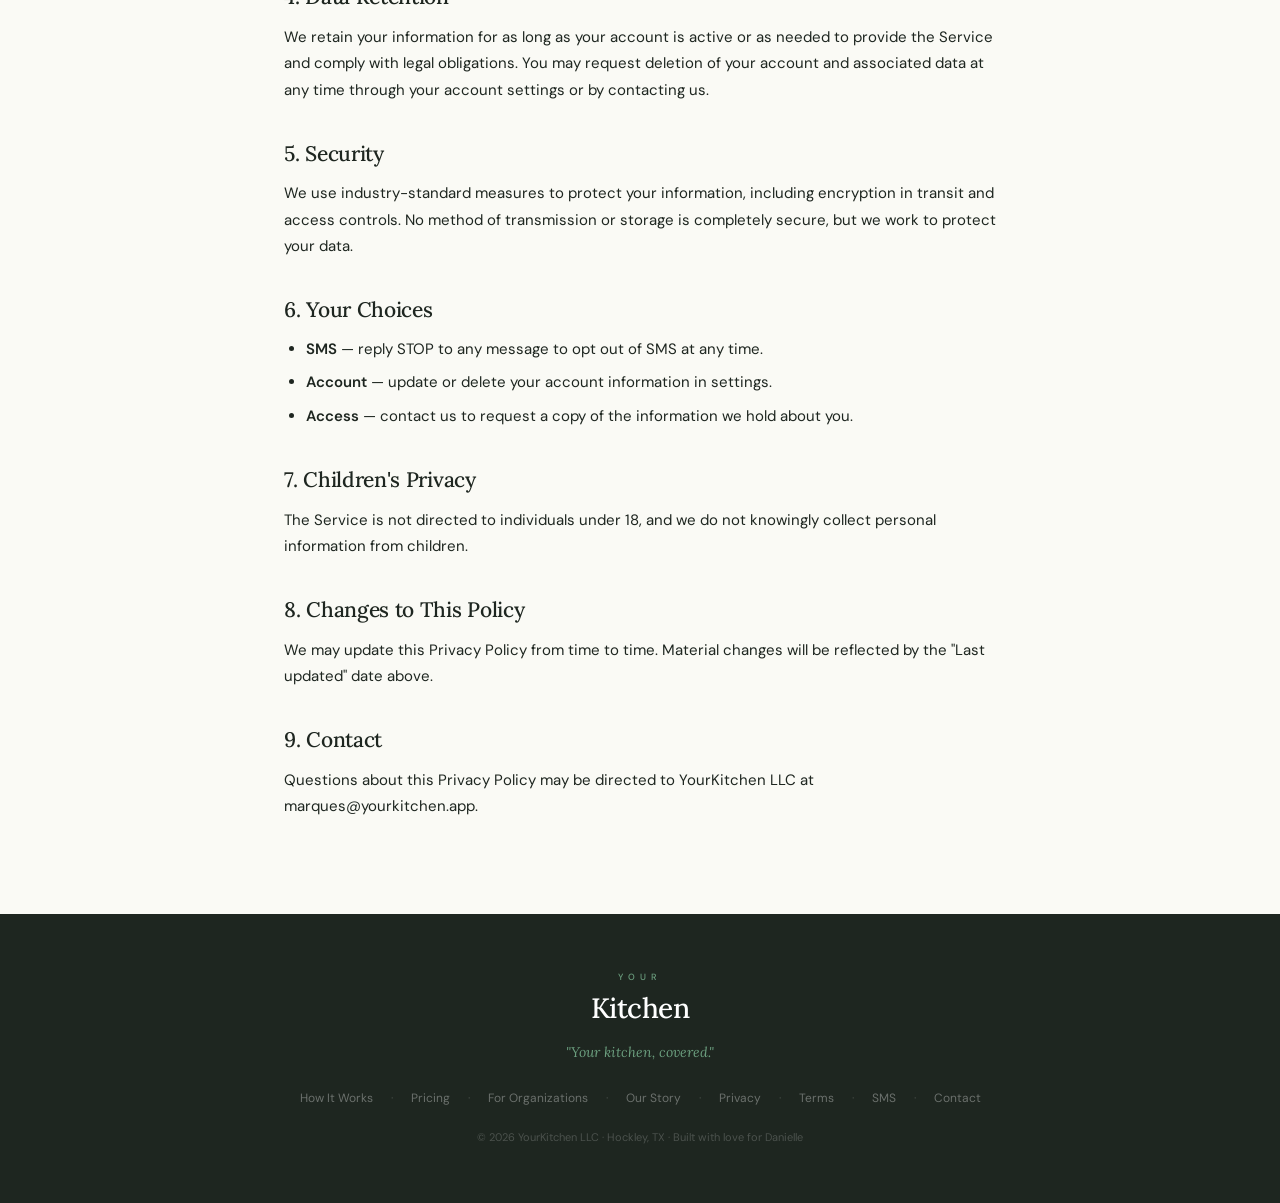
<file: privacy.html>
<!DOCTYPE html>
<html lang="en">
<head>
<meta charset="UTF-8">
<meta name="viewport" content="width=device-width, initial-scale=1.0">
<meta name="description" content="YourKitchen Privacy Policy — how we collect, use, and protect your information.">
<title>Privacy Policy — YourKitchen</title>
<link rel="preconnect" href="https://fonts.googleapis.com">
<link rel="preconnect" href="https://fonts.gstatic.com" crossorigin>
<link href="https://fonts.googleapis.com/css2?family=Lora:ital,wght@0,400;0,500;0,600;1,400;1,500&family=DM+Sans:wght@300;400;500;600&display=swap" rel="stylesheet">
<link rel="stylesheet" href="styles.css?v=4">
<style>
  /* Document styles — scoped to .doc so they never touch the shared nav/footer */
  .doc{max-width:760px;margin:0 auto;padding:56px 24px 80px}
  .doc h1{font-family:'Lora',serif;font-size:clamp(28px,5vw,34px);font-weight:500;color:var(--forest);letter-spacing:-.5px;margin-bottom:6px}
  .doc .updated{font-size:14px;color:var(--stone);margin-bottom:36px}
  .doc h2{font-family:'Lora',serif;font-size:21px;font-weight:500;color:var(--forest);margin:34px 0 10px;letter-spacing:-.3px}
  .doc h3{font-size:15px;font-weight:600;color:var(--forest);margin:20px 0 6px}
  .doc p{font-size:15px;color:var(--forest);margin-bottom:14px;line-height:1.75}
  .doc ul{margin:0 0 16px 22px}
  .doc li{font-size:15px;color:var(--forest);margin-bottom:8px;line-height:1.7}
  .doc a{color:var(--sage)}
  .doc strong{font-weight:600}
  .doc .highlight{background:var(--sage-light);border:1px solid var(--sage);border-radius:14px;padding:20px 24px;margin:24px 0}
</style>
</head>
<body>

<header class="site-nav">
  <a class="nav-logo" href="index.html">
    <span class="nav-your">Your</span>
    <span class="nav-kitchen">Kitchen</span>
  </a>
  <nav class="nav-links" id="navMenu">
    <a href="how-it-works.html">How It Works</a>
    <a href="pricing.html">Pricing</a>
    <a href="organizations.html">For Organizations</a>
    <a href="about.html">Our Story</a>
    <a class="nav-login" href="https://app.yourkitchen.app/login">Log in</a>
    <a class="nav-cta" href="https://app.yourkitchen.app/signup">Get Started</a>
  </nav>
  <button class="nav-toggle" id="navToggle" aria-label="Open menu" aria-expanded="false">
    <span></span><span></span><span></span>
  </button>
</header>

<main class="doc">
  <h1>Privacy Policy</h1>
  <p class="updated">Last updated: May 28, 2026</p>

  <p>This Privacy Policy explains how YourKitchen LLC ("YourKitchen," "we," "us," or "our") collects, uses, and protects your information when you use our website, web application, and SMS messaging program (collectively, the "Service").</p>

  <h2>1. Information We Collect</h2>
  <p>We collect the following information to operate the Service:</p>
  <ul>
    <li><strong>Account information</strong> — your name, email address, and mobile phone number.</li>
    <li><strong>Recipient details</strong> — delivery address, household size, and dietary preferences provided when a Kitchen is set up.</li>
    <li><strong>Coordinator details</strong> — name, contact information, and payment method when sending a meal.</li>
    <li><strong>Usage information</strong> — interactions with the Service, such as meal proposals, confirmations, and order history.</li>
  </ul>

  <h2>2. How We Use Your Information</h2>
  <p>We use your information to:</p>
  <ul>
    <li>Operate and provide the Service, including coordinating and dispatching meal deliveries.</li>
    <li>Send transactional SMS messages (meal proposals, confirmations, and delivery updates) to phone numbers that have opted in.</li>
    <li>Process payments through our third-party payment processor.</li>
    <li>Communicate with you about your account and the Service.</li>
    <li>Maintain the security and integrity of the Service.</li>
  </ul>

  <div class="highlight">
    <h3 style="margin-top:0">SMS Consent &amp; Phone Numbers</h3>
    <p style="margin-bottom:0">Mobile information and SMS opt-in consent are <strong>never shared with third parties or affiliates for their marketing purposes</strong>. Your phone number is used solely to operate the YourKitchen Service — to send meal proposals, confirmations, and delivery updates you have consented to receive. You may opt out at any time by replying STOP. See our <a href="sms-opt-in.html">SMS Opt-In page</a> and <a href="terms.html">Terms of Service, Section 3</a> for details.</p>
  </div>

  <h2>3. How We Share Information</h2>
  <p>We share information only as necessary to operate the Service:</p>
  <ul>
    <li><strong>Delivery providers</strong> — we share the recipient's name, delivery address, and order details with third-party delivery providers solely to fulfill a confirmed delivery.</li>
    <li><strong>Restaurants</strong> — order details are shared with the selected restaurant to prepare the meal.</li>
    <li><strong>Payment processor</strong> — payment information is handled by our third-party payment processor; we do not store full card numbers.</li>
    <li><strong>Service providers</strong> — we use trusted vendors for hosting, messaging, and analytics, bound by confidentiality obligations.</li>
    <li><strong>Legal requirements</strong> — we may disclose information where required by law.</li>
  </ul>
  <p>We do not sell your personal information.</p>

  <h2>4. Data Retention</h2>
  <p>We retain your information for as long as your account is active or as needed to provide the Service and comply with legal obligations. You may request deletion of your account and associated data at any time through your account settings or by contacting us.</p>

  <h2>5. Security</h2>
  <p>We use industry-standard measures to protect your information, including encryption in transit and access controls. No method of transmission or storage is completely secure, but we work to protect your data.</p>

  <h2>6. Your Choices</h2>
  <ul>
    <li><strong>SMS</strong> — reply STOP to any message to opt out of SMS at any time.</li>
    <li><strong>Account</strong> — update or delete your account information in settings.</li>
    <li><strong>Access</strong> — contact us to request a copy of the information we hold about you.</li>
  </ul>

  <h2>7. Children's Privacy</h2>
  <p>The Service is not directed to individuals under 18, and we do not knowingly collect personal information from children.</p>

  <h2>8. Changes to This Policy</h2>
  <p>We may update this Privacy Policy from time to time. Material changes will be reflected by the "Last updated" date above.</p>

  <h2>9. Contact</h2>
  <p>Questions about this Privacy Policy may be directed to YourKitchen LLC at marques@yourkitchen.app.</p>
</main>

<footer class="site-footer">
  <div class="footer-your">Your</div>
  <div class="footer-kitchen">Kitchen</div>
  <p class="footer-tagline">"Your kitchen, covered."</p>
  <div class="footer-links">
    <a href="how-it-works.html">How It Works</a><span class="footer-sep">·</span>
    <a href="pricing.html">Pricing</a><span class="footer-sep">·</span>
    <a href="organizations.html">For Organizations</a><span class="footer-sep">·</span>
    <a href="about.html">Our Story</a><span class="footer-sep">·</span>
    <a href="privacy.html">Privacy</a><span class="footer-sep">·</span>
    <a href="terms.html">Terms</a><span class="footer-sep">·</span>
    <a href="sms-opt-in.html">SMS</a><span class="footer-sep">·</span>
    <a href="mailto:marques@yourkitchen.app">Contact</a>
  </div>
  <p class="footer-copy">© <span id="year">2026</span> YourKitchen LLC · Hockley, TX · Built with love for Danielle</p>
</footer>

<script src="script.js?v=4"></script>
</body>
</html>
</file>
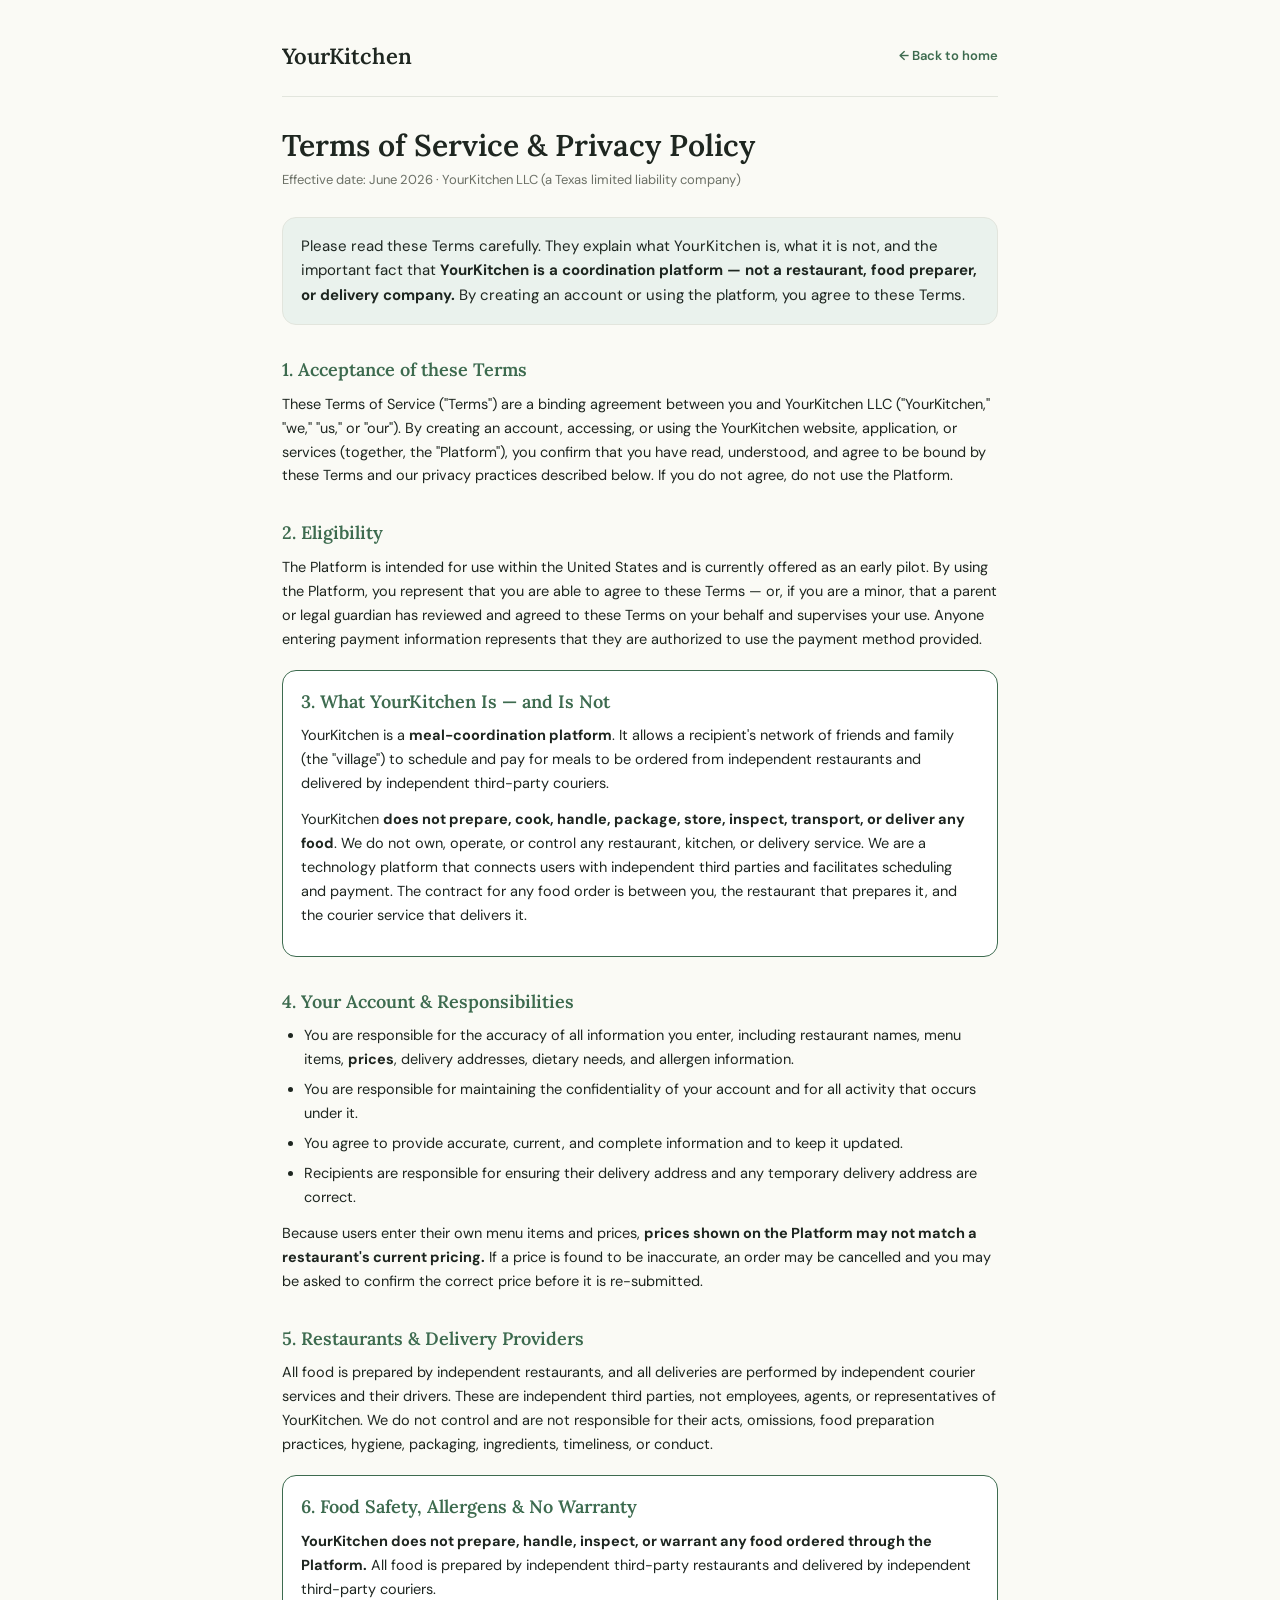
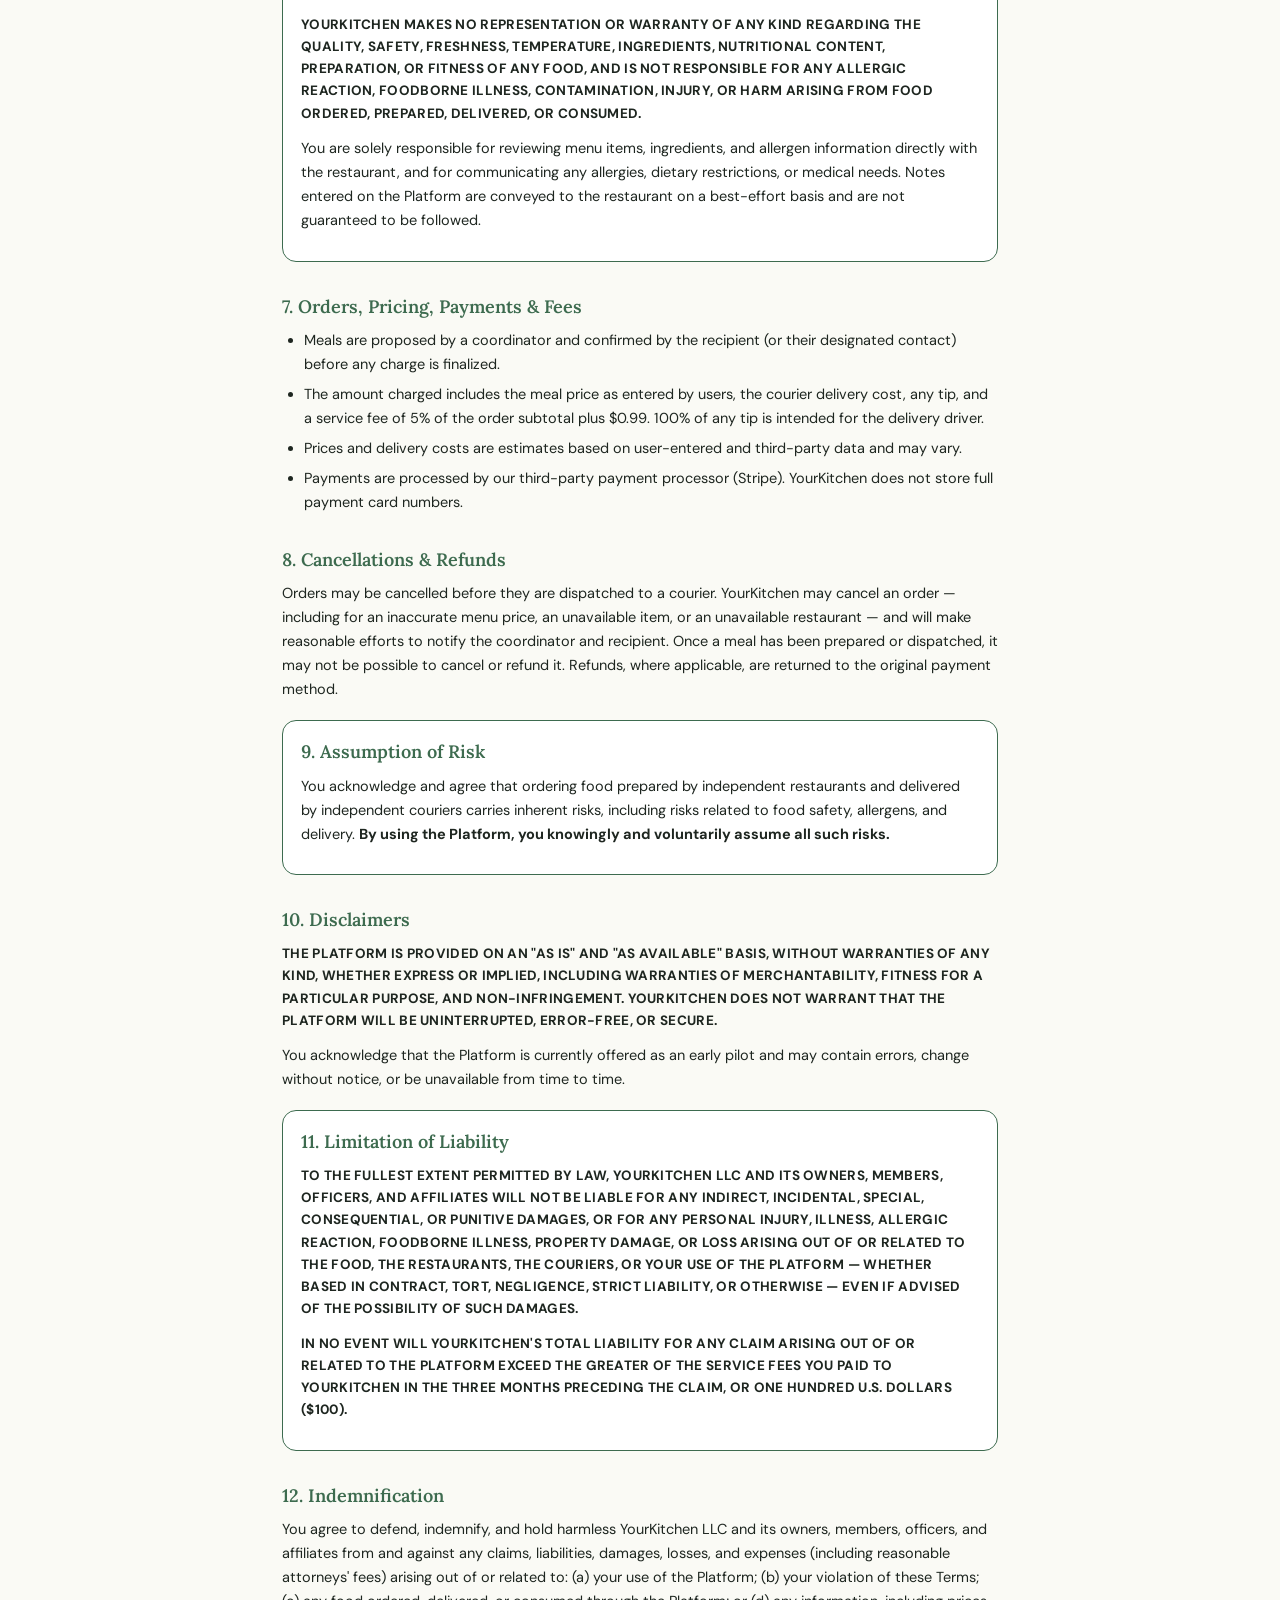
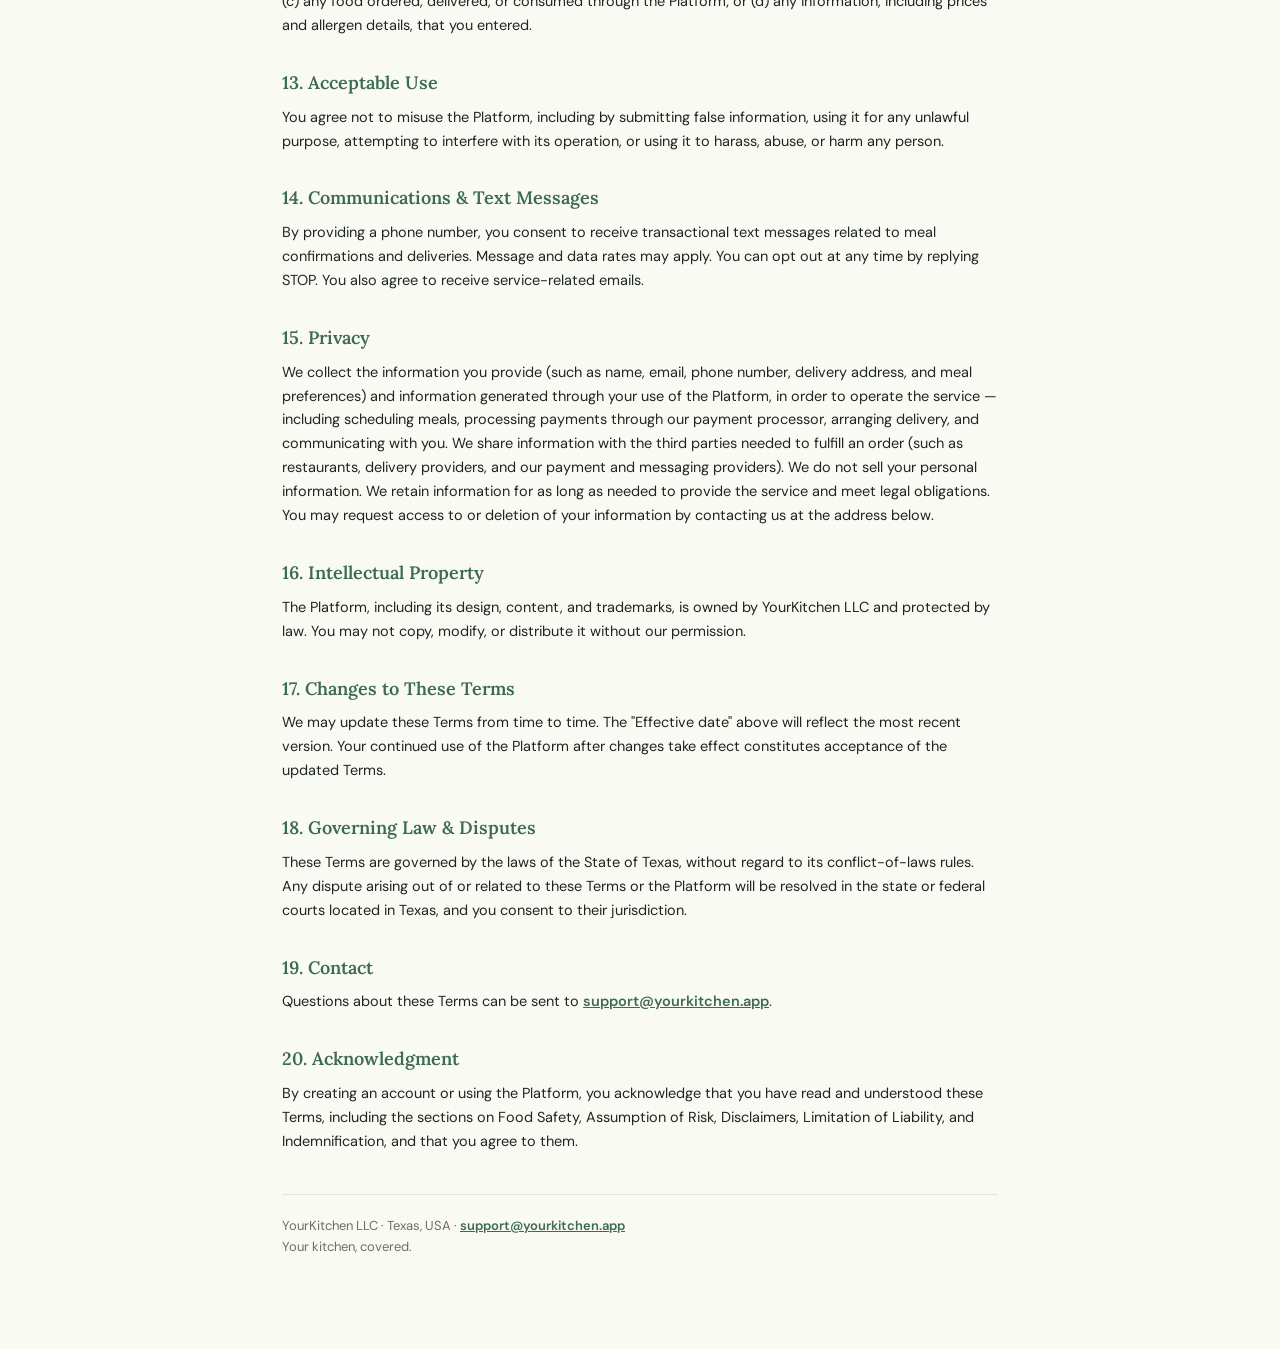
<file: terms.html>
<!DOCTYPE html>
<html lang="en">
<head>
<meta charset="UTF-8" />
<meta name="viewport" content="width=device-width, initial-scale=1, maximum-scale=5" />
<title>Terms of Service & Privacy — YourKitchen</title>
<link rel="preconnect" href="https://fonts.googleapis.com" />
<link href="https://fonts.googleapis.com/css2?family=Lora:wght@500;600&family=DM+Sans:wght@300;400;500;600;700&display=swap" rel="stylesheet" />
<style>
:root{--sage:#3D6B4F;--sage-mid:#6B9E7E;--sage-light:#EAF2ED;--cream:#FAFAF5;--forest:#1E2620;--stone:#6B7066;--border:#E2E5DD;--white:#fff;--amber:#C17F47;}
*{box-sizing:border-box;}
body{margin:0;background:var(--cream);color:var(--forest);font-family:'DM Sans',sans-serif;line-height:1.65;}
.wrap{max-width:760px;margin:0 auto;padding:32px 22px 80px;}
.top{display:flex;align-items:center;justify-content:space-between;padding:6px 0 22px;border-bottom:1px solid var(--border);margin-bottom:30px;}
.brand{font-family:'Lora',serif;font-size:22px;font-weight:600;color:var(--forest);text-decoration:none;}
.back{font-size:13px;color:var(--sage);font-weight:600;text-decoration:none;}
h1{font-family:'Lora',serif;font-size:30px;font-weight:600;color:var(--forest);margin:0 0 6px;line-height:1.2;}
.eff{font-size:13px;color:var(--stone);margin:0 0 26px;}
.intro{font-size:15px;color:var(--forest);background:var(--sage-light);border:1px solid var(--border);border-radius:14px;padding:16px 18px;margin-bottom:30px;}
h2{font-family:'Lora',serif;font-size:18px;font-weight:600;color:var(--sage);margin:30px 0 8px;}
p{font-size:14.5px;color:var(--forest);margin:0 0 12px;}
ul{margin:0 0 12px;padding-left:22px;}
li{font-size:14.5px;margin-bottom:6px;}
.strong-clause{background:var(--white);border:1.5px solid var(--sage);border-radius:14px;padding:16px 18px;margin:18px 0;}
.strong-clause h2{margin-top:0;}
a{color:var(--sage);font-weight:600;}
.foot{margin-top:40px;padding-top:20px;border-top:1px solid var(--border);font-size:13px;color:var(--stone);}
.cap{text-transform:uppercase;font-size:13.5px;font-weight:700;letter-spacing:.3px;}
</style>
</head>
<body>
<div class="wrap">
  <div class="top">
    <a class="brand" href="index.html">YourKitchen</a>
    <a class="back" href="index.html">← Back to home</a>
  </div>

  <h1>Terms of Service &amp; Privacy Policy</h1>
  <p class="eff">Effective date: June 2026 · YourKitchen LLC (a Texas limited liability company)</p>

  <div class="intro">
    Please read these Terms carefully. They explain what YourKitchen is, what it is not, and the important fact that <strong>YourKitchen is a coordination platform — not a restaurant, food preparer, or delivery company.</strong> By creating an account or using the platform, you agree to these Terms.
  </div>

  <h2>1. Acceptance of these Terms</h2>
  <p>These Terms of Service ("Terms") are a binding agreement between you and YourKitchen LLC ("YourKitchen," "we," "us," or "our"). By creating an account, accessing, or using the YourKitchen website, application, or services (together, the "Platform"), you confirm that you have read, understood, and agree to be bound by these Terms and our privacy practices described below. If you do not agree, do not use the Platform.</p>

  <h2>2. Eligibility</h2>
  <p>The Platform is intended for use within the United States and is currently offered as an early pilot. By using the Platform, you represent that you are able to agree to these Terms — or, if you are a minor, that a parent or legal guardian has reviewed and agreed to these Terms on your behalf and supervises your use. Anyone entering payment information represents that they are authorized to use the payment method provided.</p>

  <div class="strong-clause">
    <h2>3. What YourKitchen Is — and Is Not</h2>
    <p>YourKitchen is a <strong>meal-coordination platform</strong>. It allows a recipient's network of friends and family (the "village") to schedule and pay for meals to be ordered from independent restaurants and delivered by independent third-party couriers.</p>
    <p>YourKitchen <strong>does not prepare, cook, handle, package, store, inspect, transport, or deliver any food</strong>. We do not own, operate, or control any restaurant, kitchen, or delivery service. We are a technology platform that connects users with independent third parties and facilitates scheduling and payment. The contract for any food order is between you, the restaurant that prepares it, and the courier service that delivers it.</p>
  </div>

  <h2>4. Your Account &amp; Responsibilities</h2>
  <ul>
    <li>You are responsible for the accuracy of all information you enter, including restaurant names, menu items, <strong>prices</strong>, delivery addresses, dietary needs, and allergen information.</li>
    <li>You are responsible for maintaining the confidentiality of your account and for all activity that occurs under it.</li>
    <li>You agree to provide accurate, current, and complete information and to keep it updated.</li>
    <li>Recipients are responsible for ensuring their delivery address and any temporary delivery address are correct.</li>
  </ul>
  <p>Because users enter their own menu items and prices, <strong>prices shown on the Platform may not match a restaurant's current pricing.</strong> If a price is found to be inaccurate, an order may be cancelled and you may be asked to confirm the correct price before it is re-submitted.</p>

  <h2>5. Restaurants &amp; Delivery Providers</h2>
  <p>All food is prepared by independent restaurants, and all deliveries are performed by independent courier services and their drivers. These are independent third parties, not employees, agents, or representatives of YourKitchen. We do not control and are not responsible for their acts, omissions, food preparation practices, hygiene, packaging, ingredients, timeliness, or conduct.</p>

  <div class="strong-clause">
    <h2>6. Food Safety, Allergens &amp; No Warranty</h2>
    <p><strong>YourKitchen does not prepare, handle, inspect, or warrant any food ordered through the Platform.</strong> All food is prepared by independent third-party restaurants and delivered by independent third-party couriers.</p>
    <p class="cap">YourKitchen makes no representation or warranty of any kind regarding the quality, safety, freshness, temperature, ingredients, nutritional content, preparation, or fitness of any food, and is not responsible for any allergic reaction, foodborne illness, contamination, injury, or harm arising from food ordered, prepared, delivered, or consumed.</p>
    <p>You are solely responsible for reviewing menu items, ingredients, and allergen information directly with the restaurant, and for communicating any allergies, dietary restrictions, or medical needs. Notes entered on the Platform are conveyed to the restaurant on a best-effort basis and are not guaranteed to be followed.</p>
  </div>

  <h2>7. Orders, Pricing, Payments &amp; Fees</h2>
  <ul>
    <li>Meals are proposed by a coordinator and confirmed by the recipient (or their designated contact) before any charge is finalized.</li>
    <li>The amount charged includes the meal price as entered by users, the courier delivery cost, any tip, and a service fee of 5% of the order subtotal plus $0.99. 100% of any tip is intended for the delivery driver.</li>
    <li>Prices and delivery costs are estimates based on user-entered and third-party data and may vary.</li>
    <li>Payments are processed by our third-party payment processor (Stripe). YourKitchen does not store full payment card numbers.</li>
  </ul>

  <h2>8. Cancellations &amp; Refunds</h2>
  <p>Orders may be cancelled before they are dispatched to a courier. YourKitchen may cancel an order — including for an inaccurate menu price, an unavailable item, or an unavailable restaurant — and will make reasonable efforts to notify the coordinator and recipient. Once a meal has been prepared or dispatched, it may not be possible to cancel or refund it. Refunds, where applicable, are returned to the original payment method.</p>

  <div class="strong-clause">
    <h2>9. Assumption of Risk</h2>
    <p>You acknowledge and agree that ordering food prepared by independent restaurants and delivered by independent couriers carries inherent risks, including risks related to food safety, allergens, and delivery. <strong>By using the Platform, you knowingly and voluntarily assume all such risks.</strong></p>
  </div>

  <h2>10. Disclaimers</h2>
  <p class="cap">The Platform is provided on an "as is" and "as available" basis, without warranties of any kind, whether express or implied, including warranties of merchantability, fitness for a particular purpose, and non-infringement. YourKitchen does not warrant that the Platform will be uninterrupted, error-free, or secure.</p>
  <p>You acknowledge that the Platform is currently offered as an early pilot and may contain errors, change without notice, or be unavailable from time to time.</p>

  <div class="strong-clause">
    <h2>11. Limitation of Liability</h2>
    <p class="cap">To the fullest extent permitted by law, YourKitchen LLC and its owners, members, officers, and affiliates will not be liable for any indirect, incidental, special, consequential, or punitive damages, or for any personal injury, illness, allergic reaction, foodborne illness, property damage, or loss arising out of or related to the food, the restaurants, the couriers, or your use of the Platform — whether based in contract, tort, negligence, strict liability, or otherwise — even if advised of the possibility of such damages.</p>
    <p class="cap">In no event will YourKitchen's total liability for any claim arising out of or related to the Platform exceed the greater of the service fees you paid to YourKitchen in the three months preceding the claim, or one hundred U.S. dollars ($100).</p>
  </div>

  <h2>12. Indemnification</h2>
  <p>You agree to defend, indemnify, and hold harmless YourKitchen LLC and its owners, members, officers, and affiliates from and against any claims, liabilities, damages, losses, and expenses (including reasonable attorneys' fees) arising out of or related to: (a) your use of the Platform; (b) your violation of these Terms; (c) any food ordered, delivered, or consumed through the Platform; or (d) any information, including prices and allergen details, that you entered.</p>

  <h2>13. Acceptable Use</h2>
  <p>You agree not to misuse the Platform, including by submitting false information, using it for any unlawful purpose, attempting to interfere with its operation, or using it to harass, abuse, or harm any person.</p>

  <h2>14. Communications &amp; Text Messages</h2>
  <p>By providing a phone number, you consent to receive transactional text messages related to meal confirmations and deliveries. Message and data rates may apply. You can opt out at any time by replying STOP. You also agree to receive service-related emails.</p>

  <h2>15. Privacy</h2>
  <p>We collect the information you provide (such as name, email, phone number, delivery address, and meal preferences) and information generated through your use of the Platform, in order to operate the service — including scheduling meals, processing payments through our payment processor, arranging delivery, and communicating with you. We share information with the third parties needed to fulfill an order (such as restaurants, delivery providers, and our payment and messaging providers). We do not sell your personal information. We retain information for as long as needed to provide the service and meet legal obligations. You may request access to or deletion of your information by contacting us at the address below.</p>

  <h2>16. Intellectual Property</h2>
  <p>The Platform, including its design, content, and trademarks, is owned by YourKitchen LLC and protected by law. You may not copy, modify, or distribute it without our permission.</p>

  <h2>17. Changes to These Terms</h2>
  <p>We may update these Terms from time to time. The "Effective date" above will reflect the most recent version. Your continued use of the Platform after changes take effect constitutes acceptance of the updated Terms.</p>

  <h2>18. Governing Law &amp; Disputes</h2>
  <p>These Terms are governed by the laws of the State of Texas, without regard to its conflict-of-laws rules. Any dispute arising out of or related to these Terms or the Platform will be resolved in the state or federal courts located in Texas, and you consent to their jurisdiction.</p>

  <h2>19. Contact</h2>
  <p>Questions about these Terms can be sent to <a href="mailto:support@yourkitchen.app">support@yourkitchen.app</a>.</p>

  <h2>20. Acknowledgment</h2>
  <p>By creating an account or using the Platform, you acknowledge that you have read and understood these Terms, including the sections on Food Safety, Assumption of Risk, Disclaimers, Limitation of Liability, and Indemnification, and that you agree to them.</p>

  <p class="foot">YourKitchen LLC · Texas, USA · <a href="mailto:support@yourkitchen.app">support@yourkitchen.app</a><br>Your kitchen, covered.</p>
</div>
</body>
</html>
</file>
<file: styles.css>
/* =========================================================
   YourKitchen — shared site styles
   One source of truth for the whole marketing site.
   Brand: sage / forest / cream · Lora (display) + DM Sans (body)
   ========================================================= */

*, *::before, *::after { box-sizing: border-box; margin: 0; padding: 0; }

:root {
  --sage:#3D6B4F;
  --sage-mid:#6B9E7E;
  --sage-light:#EAF2ED;
  --cream:#FAFAF5;
  --forest:#1E2620;
  --stone:#6B7066;
  --border:#DDE8E0;
  --white:#FFFFFF;
  --heart:#E8654B;
  --shadow:0 2px 24px rgba(30,38,32,0.06);
  --shadow-lg:0 12px 48px rgba(30,38,32,0.10);
  --maxw:660px;
  --maxw-wide:1040px;
}

html { scroll-behavior:smooth; }
body {
  font-family:'DM Sans',sans-serif;
  background:var(--cream);
  color:var(--forest);
  -webkit-font-smoothing:antialiased;
  line-height:1.6;
}
a { color:inherit; }
img { max-width:100%; display:block; }

/* ---------- Buttons ---------- */
.btn {
  display:inline-block;border:none;border-radius:9px;cursor:pointer;
  font-family:'DM Sans',sans-serif;font-size:14px;font-weight:500;
  padding:13px 24px;text-decoration:none;text-align:center;
  transition:background .15s, transform .15s, box-shadow .15s;
}
.btn-primary { background:var(--sage);color:var(--white); }
.btn-primary:hover { background:#2D5240;transform:translateY(-1px);box-shadow:var(--shadow); }
.btn-dark { background:var(--forest);color:var(--white); }
.btn-dark:hover { background:#11160F;transform:translateY(-1px); }
.btn-ghost { background:transparent;color:var(--sage);border:0.5px solid var(--border); }
.btn-ghost:hover { border-color:var(--sage-mid);background:var(--white); }
.btn-lg { padding:15px 30px;font-size:15px; }

/* ---------- Navigation ---------- */
.site-nav {
  background:rgba(250,250,245,0.88);backdrop-filter:saturate(160%) blur(12px);
  border-bottom:0.5px solid var(--border);
  padding:14px 40px;display:flex;align-items:center;justify-content:space-between;
  position:sticky;top:0;z-index:200;
}
.nav-logo { display:flex;flex-direction:column;line-height:1;text-decoration:none; }
.nav-your { font-size:9px;font-weight:500;letter-spacing:5px;color:var(--sage-mid);text-transform:uppercase; }
.nav-kitchen { font-family:'Lora',serif;font-size:22px;font-weight:500;color:var(--forest);letter-spacing:-.5px; }
.nav-links { display:flex;align-items:center;gap:28px; }
.nav-links > a:not(.nav-cta):not(.nav-login) {
  font-size:14px;font-weight:500;color:var(--forest);text-decoration:none;
  opacity:.78;transition:opacity .15s;
}
.nav-links > a:not(.nav-cta):not(.nav-login):hover { opacity:1; }
.nav-links > a.active { opacity:1;color:var(--sage); }
.nav-login {
  font-size:14px;font-weight:500;color:var(--forest);text-decoration:none;
  opacity:.78;transition:opacity .15s;
}
.nav-login:hover { opacity:1; }
.nav-cta {
  background:var(--sage);color:var(--white);border-radius:9px;
  padding:10px 20px;font-size:13px;font-weight:500;text-decoration:none;
  font-family:'Lora',serif;
  transition:background .15s;
}
.nav-cta:hover { background:#2D5240; }

/* hamburger */
.nav-toggle {
  display:none;width:42px;height:42px;background:transparent;border:none;cursor:pointer;
  flex-direction:column;justify-content:center;align-items:center;gap:5px;z-index:300;
}
.nav-toggle span {
  display:block;width:22px;height:2px;background:var(--forest);border-radius:2px;
  transition:transform .25s, opacity .2s;
}

/* ---------- Mobile nav ---------- */
@media (max-width:780px) {
  .site-nav { padding:14px 20px; }
  /* On mobile the menu is a position:fixed full-screen overlay. backdrop-filter
     on .site-nav would make that overlay anchor to the nav bar instead of the
     viewport, collapsing it into the top strip — so we drop the blur here. */
  .site-nav { backdrop-filter:none; -webkit-backdrop-filter:none; background:var(--cream); }
  .nav-toggle { display:flex; }
  .nav-links {
    position:fixed;inset:0;top:0;background:var(--forest);
    flex-direction:column;justify-content:center;align-items:center;gap:6px;
    padding:80px 24px 40px;
    opacity:0;visibility:hidden;transform:translateY(-12px);
    transition:opacity .28s ease, transform .28s ease, visibility .28s;
  }
  /* All menu items — including Log in — render identically here */
  .nav-links > a:not(.nav-cta):not(.nav-login),
  .nav-login {
    color:var(--cream);opacity:.92;font-family:'Lora',serif;font-size:26px;font-weight:500;
    padding:14px 0;margin:0;
  }
  .nav-links > a.active { color:var(--sage-mid);opacity:1; }
  .nav-cta { margin-top:18px;padding:15px 40px;font-size:15px;border-radius:11px;font-family:'Lora',serif; }

  body.nav-open { overflow:hidden; }
  body.nav-open .nav-links { opacity:1;visibility:visible;transform:translateY(0); }
  body.nav-open .nav-toggle span:nth-child(1) { transform:translateY(7px) rotate(45deg);background:var(--cream); }
  body.nav-open .nav-toggle span:nth-child(2) { opacity:0; }
  body.nav-open .nav-toggle span:nth-child(3) { transform:translateY(-7px) rotate(-45deg);background:var(--cream); }
}

/* ---------- Layout ---------- */
.container { max-width:var(--maxw);margin:0 auto;padding:0 32px; }
.container-wide { max-width:var(--maxw-wide);margin:0 auto;padding:0 32px; }
.section { padding:72px 0; }
.section--border { border-top:0.5px solid var(--border); }
.section-eyebrow { font-size:10px;font-weight:500;letter-spacing:3px;text-transform:uppercase;color:var(--sage);margin-bottom:12px; }
.section-h2 { font-family:'Lora',serif;font-size:clamp(26px,4vw,34px);font-weight:500;color:var(--forest);letter-spacing:-.5px;line-height:1.2;margin-bottom:20px; }
.section-h2 em { font-style:italic;color:var(--sage); }
.section-body { font-size:15px;color:var(--stone);line-height:1.85; }
.lead { font-size:17px;color:var(--stone);line-height:1.8; }
.center { text-align:center; }

/* ---------- Hero ---------- */
.hero {
  background:var(--forest);padding:84px 40px 72px;text-align:center;position:relative;overflow:hidden;
}
.hero::after {
  content:'';position:absolute;top:-30%;left:50%;transform:translateX(-50%);
  width:680px;height:680px;border-radius:50%;
  background:radial-gradient(circle, rgba(107,158,126,0.22), transparent 62%);
  pointer-events:none;
}
.hero > * { position:relative;z-index:1; }
.eyebrow { font-size:11px;font-weight:500;letter-spacing:3px;text-transform:uppercase;color:var(--sage-mid);margin-bottom:22px; }
.hero h1 { font-family:'Lora',serif;font-size:clamp(34px,6vw,54px);font-weight:500;color:var(--white);line-height:1.1;letter-spacing:-1.5px;margin:0 auto 20px;max-width:600px; }
.hero h1 em { color:var(--sage-mid);font-style:italic; }
.hero-sub { font-size:16px;color:#9AB8A5;line-height:1.75;max-width:470px;margin:0 auto 34px; }
.hero-actions { display:flex;gap:12px;justify-content:center;flex-wrap:wrap; }

/* page header (interior pages) */
.page-head { background:var(--forest);padding:72px 40px 60px;text-align:center;position:relative;overflow:hidden; }
.page-head::after {
  content:'';position:absolute;top:-40%;left:50%;transform:translateX(-50%);
  width:560px;height:560px;border-radius:50%;
  background:radial-gradient(circle, rgba(107,158,126,0.18), transparent 62%);pointer-events:none;
}
.page-head > * { position:relative;z-index:1; }
.page-head h1 { font-family:'Lora',serif;font-size:clamp(30px,5vw,46px);font-weight:500;color:var(--white);line-height:1.12;letter-spacing:-1px;margin:0 auto 16px;max-width:560px; }
.page-head h1 em { color:var(--sage-mid);font-style:italic; }
.page-head p { font-size:16px;color:#9AB8A5;line-height:1.7;max-width:480px;margin:0 auto; }

/* ---------- Waitlist (Brevo) ---------- */
.brevo-wrapper { max-width:480px;margin:0 auto;background:rgba(255,255,255,0.06);border:0.5px solid rgba(255,255,255,0.12);border-radius:14px;overflow:hidden;padding:8px; }
.brevo-wrapper iframe { display:block;width:100%;max-width:100%;border:none;border-radius:8px;margin:0 auto; }
.brevo-note { font-size:11px;color:rgba(255,255,255,0.3);margin-top:10px;text-align:center; }
.hero-count { display:inline-flex;align-items:center;gap:8px;background:rgba(255,255,255,0.07);border:0.5px solid rgba(255,255,255,0.1);border-radius:20px;padding:8px 18px;font-size:12px;color:#9AB8A5;margin-top:24px; }
.pulse { width:7px;height:7px;border-radius:50%;background:var(--sage-mid);animation:pulse 2s infinite; }
@keyframes pulse { 0%,100%{opacity:1}50%{opacity:.4} }

/* ---------- Story card ---------- */
.story-card { background:var(--white);border:0.5px solid var(--border);border-radius:16px;padding:32px 32px 32px 36px;margin-top:32px;position:relative;box-shadow:var(--shadow); }
.story-card::before { content:'';position:absolute;left:0;top:28px;bottom:28px;width:3px;background:var(--sage);border-radius:0 2px 2px 0; }
.story-quote { font-family:'Lora',serif;font-size:17px;font-style:italic;color:var(--forest);line-height:1.8;margin-bottom:22px; }
.story-attr { display:flex;align-items:center;gap:12px; }
.story-avatar { width:42px;height:42px;border-radius:50%;background:var(--sage);display:flex;align-items:center;justify-content:center;font-family:'Lora',serif;font-size:17px;color:var(--white);font-weight:500;flex-shrink:0; }
.story-name { font-size:13px;font-weight:500;color:var(--forest); }
.story-title { font-size:12px;color:var(--stone);margin-top:1px; }

/* ---------- Steps ---------- */
.steps { display:flex;flex-direction:column;margin-top:36px; }
.step { display:flex;gap:20px;padding:26px 0;border-bottom:0.5px solid var(--border); }
.step:last-child { border-bottom:none; }
.step-num { width:38px;height:38px;border-radius:50%;background:var(--sage-light);display:flex;align-items:center;justify-content:center;font-family:'Lora',serif;font-size:17px;font-weight:500;color:var(--sage);flex-shrink:0;margin-top:2px; }
.step h3 { font-family:'Lora',serif;font-size:18px;font-weight:500;color:var(--forest);margin-bottom:6px; }
.step p { font-size:14px;color:var(--stone);line-height:1.65; }
.step-tag { display:inline-block;font-size:10px;font-weight:500;padding:4px 12px;background:var(--sage-light);color:var(--sage);border-radius:20px;margin-top:10px; }

/* ---------- Use cases ---------- */
.use-cases { display:flex;flex-direction:column;gap:10px;margin-top:32px; }
.use-card { background:var(--white);border:0.5px solid var(--border);border-radius:12px;padding:18px 20px;display:flex;gap:16px;align-items:flex-start;transition:border-color .15s,transform .15s; }
.use-card:hover { border-color:var(--sage-mid);transform:translateX(2px); }
.use-icon { width:40px;height:40px;border-radius:10px;background:var(--sage-light);display:flex;align-items:center;justify-content:center;font-size:20px;flex-shrink:0; }
.use-card h4 { font-size:14px;font-weight:500;color:var(--forest);margin-bottom:4px; }
.use-card p { font-size:13px;color:var(--stone);line-height:1.55; }

/* ---------- Refer / share ---------- */
.refer-section { background:var(--sage-light);border-top:0.5px solid var(--border);border-bottom:0.5px solid var(--border);padding:72px 40px;text-align:center; }
.refer-section h2 { font-family:'Lora',serif;font-size:clamp(24px,4vw,32px);font-weight:500;color:var(--forest);letter-spacing:-.5px;margin-bottom:12px; }
.refer-section p { font-size:15px;color:var(--stone);max-width:440px;margin:0 auto 32px;line-height:1.7; }
.refer-card { background:var(--white);border:0.5px solid var(--border);border-radius:14px;padding:28px;max-width:440px;margin:0 auto;box-shadow:var(--shadow); }
.refer-label { font-size:11px;font-weight:500;letter-spacing:1.5px;text-transform:uppercase;color:var(--stone);margin-bottom:10px;text-align:left; }
.refer-link-box { background:var(--cream);border:0.5px solid var(--border);border-radius:8px;padding:12px 16px;font-size:13px;color:var(--sage);font-family:monospace;margin-bottom:12px;text-align:left; }
.refer-stats { display:flex;justify-content:center;gap:32px;margin-top:22px;padding-top:20px;border-top:0.5px solid var(--border); }
.stat-num { font-family:'Lora',serif;font-size:24px;font-weight:500;color:var(--sage);display:block; }
.stat-lbl { font-size:11px;color:var(--stone);margin-top:2px;display:block; }

/* ---------- Media slots (How It Works video FAQ) ---------- */
.faq-list { display:flex;flex-direction:column;gap:18px;margin-top:36px; }
.faq-item { background:var(--white);border:0.5px solid var(--border);border-radius:16px;overflow:hidden;box-shadow:var(--shadow); }
.faq-q { padding:22px 24px 16px;display:flex;gap:14px;align-items:flex-start; }
.faq-badge { width:30px;height:30px;border-radius:50%;background:var(--sage);color:var(--white);font-size:13px;font-weight:600;display:flex;align-items:center;justify-content:center;flex-shrink:0;font-family:'Lora',serif; }
.faq-q h3 { font-family:'Lora',serif;font-size:18px;font-weight:500;color:var(--forest);line-height:1.3; }
.faq-q p { font-size:13.5px;color:var(--stone);margin-top:4px;line-height:1.6; }
.media-slot {
  margin:0 24px 24px;border:1.5px dashed var(--sage-mid);border-radius:12px;
  background:repeating-linear-gradient(45deg,var(--sage-light),var(--sage-light) 12px,#E3EEE8 12px,#E3EEE8 24px);
  aspect-ratio:9/16;max-height:420px;display:flex;flex-direction:column;align-items:center;justify-content:center;text-align:center;padding:24px;
}
.media-slot .ms-icon { font-size:30px;margin-bottom:10px;opacity:.7; }
.media-slot .ms-label { font-size:12px;font-weight:600;letter-spacing:1px;text-transform:uppercase;color:var(--sage);margin-bottom:4px; }
.media-slot .ms-hint { font-size:12px;color:var(--stone);max-width:240px;line-height:1.5; }
.media-slot.is-wide { aspect-ratio:16/9;max-height:none; }

/* phone frame for finished clips */
.phone-frame { max-width:300px;margin:0 auto;border:10px solid var(--forest);border-radius:38px;overflow:hidden;background:var(--forest);box-shadow:var(--shadow-lg); }
.phone-frame video, .phone-frame img { width:100%;display:block;border-radius:26px; }

/* ---------- Pricing tiers ---------- */
.tiers { display:grid;grid-template-columns:repeat(3,1fr);gap:18px;margin-top:40px;align-items:start; }
.tier { background:var(--white);border:0.5px solid var(--border);border-radius:18px;padding:30px 26px;position:relative;box-shadow:var(--shadow);transition:transform .15s,box-shadow .15s; }
.tier:hover { transform:translateY(-3px);box-shadow:var(--shadow-lg); }
.tier--feature { border:1.5px solid var(--sage);background:linear-gradient(180deg,#fff, #FBFDFB); }
.tier-flag { position:absolute;top:-11px;left:50%;transform:translateX(-50%);background:var(--sage);color:var(--white);font-size:10px;font-weight:600;letter-spacing:1px;text-transform:uppercase;padding:5px 14px;border-radius:20px;white-space:nowrap; }
.tier-flag.is-founding { background:var(--forest); }
.tier-name { font-family:'Lora',serif;font-size:21px;font-weight:500;color:var(--forest);margin-bottom:6px; }
.tier-price { font-family:'Lora',serif;font-size:34px;font-weight:500;color:var(--sage);letter-spacing:-1px;margin-bottom:2px; }
.tier-price small { font-family:'DM Sans',sans-serif;font-size:14px;color:var(--stone);font-weight:400; }
.tier-sub { font-size:12.5px;color:var(--stone);min-height:34px;margin-bottom:18px;line-height:1.5; }
.tier-feats { list-style:none;display:flex;flex-direction:column;gap:11px;margin-bottom:24px; }
.tier-feats li { font-size:13.5px;color:var(--forest);line-height:1.45;padding-left:24px;position:relative; }
.tier-feats li::before { content:'\2713';position:absolute;left:0;top:0;color:var(--sage);font-weight:600; }
.tier .btn { width:100%; }

/* ---------- About / founder ---------- */
.founder { display:grid;grid-template-columns:200px 1fr;gap:36px;align-items:start;margin-top:36px; }
.founder-photo { width:200px;height:240px;border-radius:16px;background:var(--sage-light);border:0.5px solid var(--border);display:flex;align-items:center;justify-content:center;overflow:hidden; }
.founder-photo img { width:100%;height:100%;object-fit:cover; }
.founder-body h3 { font-family:'Lora',serif;font-size:20px;font-weight:500;margin-bottom:4px; }
.founder-role { font-size:13px;color:var(--sage);font-weight:500;margin-bottom:16px; }
.founder-body p { font-size:15px;color:var(--stone);line-height:1.85;margin-bottom:16px; }

/* pull quote */
.pull { font-family:'Lora',serif;font-style:italic;font-size:clamp(20px,3vw,26px);color:var(--forest);line-height:1.5;text-align:center;margin:48px auto;max-width:560px; }
.pull span { color:var(--sage); }

/* ---------- Footer ---------- */
.site-footer { background:var(--forest);padding:56px 40px;text-align:center; }
.footer-your { font-size:9px;font-weight:500;letter-spacing:5px;color:var(--sage-mid);text-transform:uppercase;margin-bottom:2px; }
.footer-kitchen { font-family:'Lora',serif;font-size:28px;font-weight:500;color:var(--white);letter-spacing:-.5px; }
.footer-tagline { font-family:'Lora',serif;font-size:14px;font-style:italic;color:var(--sage-mid);margin:10px 0 26px; }
.footer-links { display:flex;justify-content:center;flex-wrap:wrap;gap:8px 18px;font-size:12px;margin-bottom:20px; }
.footer-links a { color:rgba(255,255,255,0.34);text-decoration:none;transition:color .15s; }
.footer-links a:hover { color:var(--sage-mid); }
.footer-sep { color:rgba(255,255,255,0.18); }
.footer-copy { font-size:11px;color:rgba(255,255,255,0.2);line-height:1.7; }

/* ---------- Load animation ---------- */
.reveal { opacity:0;transform:translateY(14px);animation:reveal .7s ease forwards; }
.reveal.d1{animation-delay:.05s}.reveal.d2{animation-delay:.13s}.reveal.d3{animation-delay:.21s}.reveal.d4{animation-delay:.29s}
@keyframes reveal { to { opacity:1;transform:translateY(0); } }
@media (prefers-reduced-motion:reduce){ .reveal{animation:none;opacity:1;transform:none;} html{scroll-behavior:auto;} }

/* ---------- Responsive ---------- */
@media (max-width:780px){
  .tiers { grid-template-columns:1fr;max-width:380px;margin-left:auto;margin-right:auto; }
  .founder { grid-template-columns:1fr;justify-items:center;text-align:center; }
  .founder-body { text-align:left; }
}
@media (max-width:600px){
  .hero { padding:64px 24px 56px; }
  .page-head { padding:56px 24px 48px; }
  .container, .container-wide { padding:0 20px; }
  .section { padding:54px 0; }
  .refer-section { padding:54px 20px; }
  .site-footer { padding:48px 20px; }
  .story-card { padding:24px 20px 24px 26px; }
}
</file>
